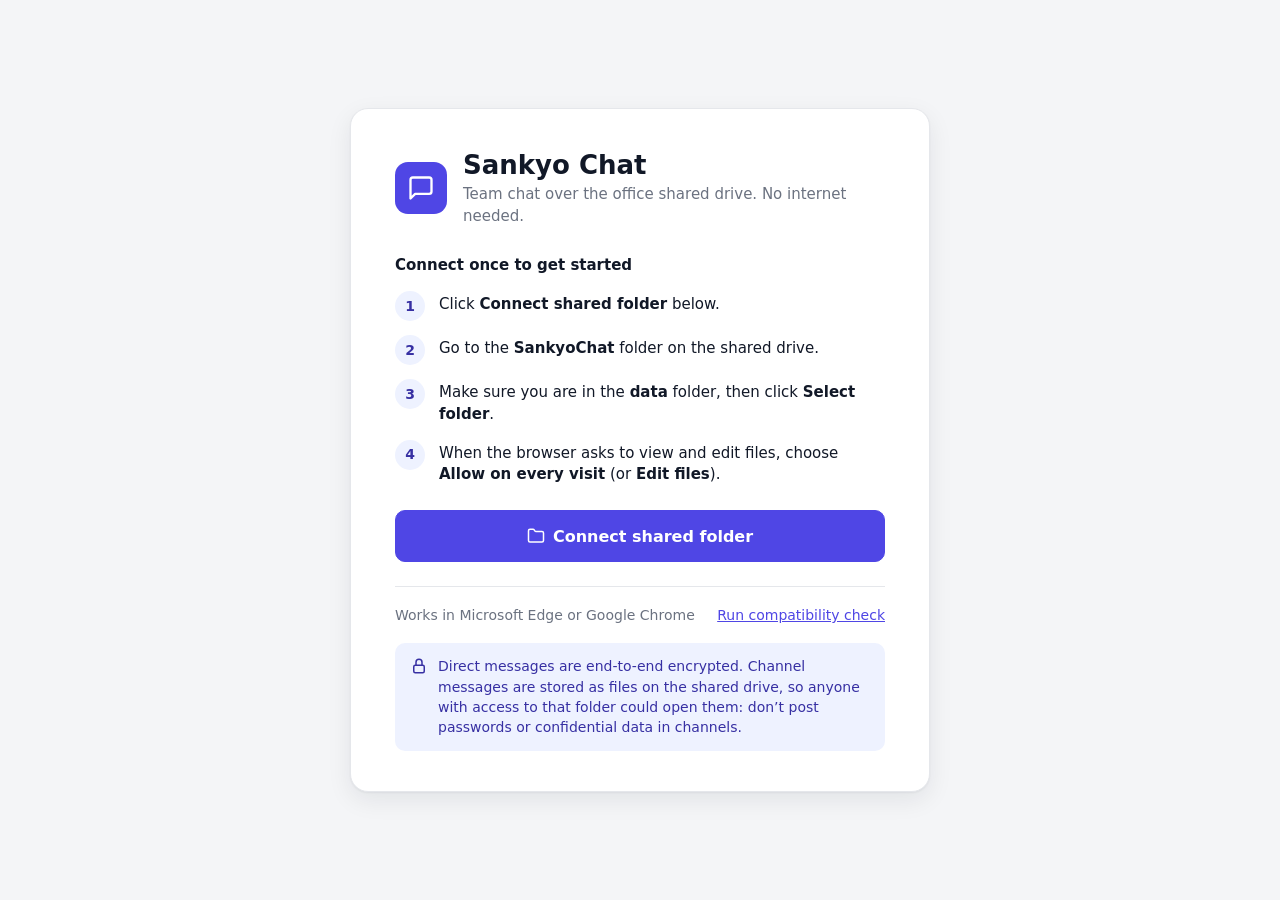
<file: index.html>
<!doctype html>
<html lang="en">
<head>
<meta charset="utf-8">
<meta name="viewport" content="width=device-width, initial-scale=1">
<meta http-equiv="Content-Security-Policy" content="default-src 'none'; script-src 'self' file:; style-src 'self' file: 'unsafe-inline'; img-src 'self' file: blob: data:; media-src 'self' file: blob: data:; font-src 'self' file: data:; connect-src 'none'; frame-src blob:; object-src blob:; worker-src 'none'; base-uri 'none'; form-action 'none'">
<meta name="color-scheme" content="light dark">
<title>Sankyo Chat</title>
<link rel="icon" href="assets/icon.svg" type="image/svg+xml">
<link rel="stylesheet" href="css/app.css">
</head>
<body>
<div id="app">
  <!-- Shown only if the scripts can't run (Internet Explorer, very old browsers). -->
  <div style="font-family:'Segoe UI',Arial,sans-serif;max-width:560px;margin:15vh auto;padding:32px;border:1px solid #E5E7EB;border-radius:16px;color:#111827;background:#fff">
    <h1 style="margin:0 0 8px;font-size:24px">Sankyo Chat</h1>
    <p style="margin:0 0 12px">This app needs <b>Microsoft Edge</b> or <b>Google Chrome</b> (version 110 or newer). Firefox and Internet Explorer are not supported.</p>
    <p style="margin:0;color:#6B7280">Open the desktop shortcut in Edge or Chrome. If you already are, check that JavaScript isn't blocked, or run <a href="check.html">the compatibility check</a>.</p>
  </div>
</div>
<script src="js/version.js"></script>
<script src="js/util.js"></script>
<script src="js/store.js"></script>
<script src="js/crypto.js"></script>
<script src="js/account.js"></script>
<script src="js/sync.js"></script>
<script src="js/notify.js"></script>
<script src="js/board.js"></script>
<script src="js/calendar.js"></script>
<script src="js/emoji.js"></script>
<script src="js/ui.js"></script> 
<script src="js/board-ui.js"></script>
<script src="js/calendar-ui.js"></script>
<script src="js/backup.js"></script>
<script src="js/roles-ui.js"></script>
<script src="js/chat.js"></script>
<script src="js/app.js"></script>
</body>
</html>
</file>
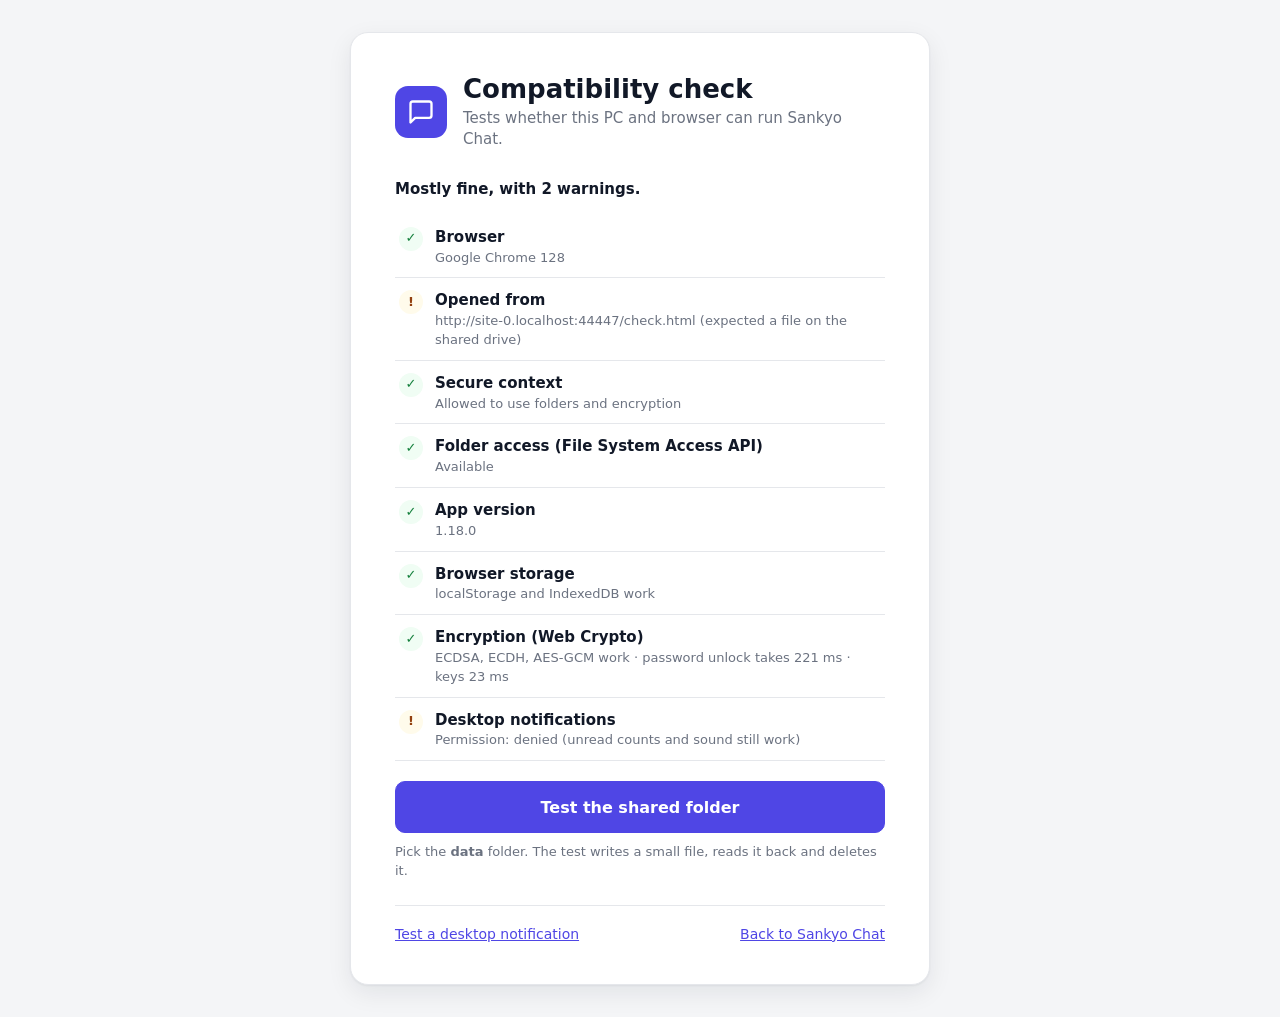
<file: check.html>
<!doctype html>
<html lang="en">
<head>
<meta charset="utf-8">
<meta name="viewport" content="width=device-width, initial-scale=1">
<meta http-equiv="Content-Security-Policy" content="default-src 'none'; script-src 'self' file:; style-src 'self' file: 'unsafe-inline'; img-src 'self' file: data:; connect-src 'none'; base-uri 'none'; form-action 'none'">
<meta name="color-scheme" content="light dark">
<title>Compatibility Check</title>
<link rel="icon" href="assets/icon.svg" type="image/svg+xml">
<link rel="stylesheet" href="css/app.css">
<style>
  .checks { list-style: none; padding: 0; margin: 0 0 20px; display: flex; flex-direction: column; gap: 2px; }
  .checks li { display: flex; gap: 12px; align-items: flex-start; padding: 10px 4px; border-bottom: 1px solid var(--border); }
  .checks .st { width: 24px; height: 24px; border-radius: 50%; display: flex; align-items: center; justify-content: center; font-weight: 700; flex: none; font-size: 13px; background: var(--surface-2); color: var(--muted); }
  .checks .ok .st { background: var(--ok-soft); color: var(--ok-ink); }
  .checks .bad .st { background: var(--danger-soft); color: var(--danger-ink); }
  .checks .warn .st { background: var(--warn-soft); color: var(--warn-ink); }
  .checks .t { font-weight: 600; }
  .checks .d { font-size: 13px; color: var(--muted); }
  .summary { font-weight: 600; margin: 0 0 16px; }
</style>
</head>
<body>
<div id="app">
  <div class="screen-center">
    <div class="card">
      <div class="brand">
        <div class="brand-logo"><span class="icon"><svg viewBox="0 0 24 24"><path d="M21 15a2 2 0 0 1-2 2H7l-4 4V5a2 2 0 0 1 2-2h14a2 2 0 0 1 2 2z"/></svg></span></div>
        <div><h1>Compatibility check</h1><p>Tests whether this PC and browser can run Sankyo Chat.</p></div>
      </div>
      <p class="summary" id="summary" role="status">Running checks…</p>
      <ul class="checks" id="checks"></ul>
      <button class="btn btn-primary btn-lg" id="folder-test" type="button">Test the shared folder</button>
      <p class="muted" style="font-size:13px;margin:10px 0 0">Pick the <b>data</b> folder. The test writes a small file, reads it back and deletes it.</p>
      <div class="card-foot">
        <button class="link-btn" id="notify-test" type="button">Test a desktop notification</button>
        <a href="index.html">Back to Sankyo Chat</a>
      </div>
    </div>
  </div>
</div>
<script src="js/version.js"></script>
<script src="js/check.js"></script>
</body>
</html>
</file>
<file: css/app.css>
/* Sankyo Chat — one stylesheet, themed with custom properties. System fonts only. */

:root {
  --font: "Segoe UI", system-ui, -apple-system, "Helvetica Neue", Arial, sans-serif;
  --mono: "Cascadia Mono", Consolas, "Courier New", monospace;
  --emoji: "Segoe UI Emoji", "Apple Color Emoji", "Noto Color Emoji", sans-serif;

  --accent: #4F46E5;
  --accent-hover: #4338CA;
  --accent-soft: #EEF2FF;
  --accent-ink: #3730A3;
  --link: #4F46E5;
  --on-accent: #FFFFFF;

  --bg: #FFFFFF;
  --bg-soft: #F4F5F7;
  --surface: #FFFFFF;
  --surface-2: #F3F4F6;
  --hover: #F7F7F9;
  --border: #E5E7EB;
  --border-strong: #D1D5DB;
  --text: #111827;
  --text-2: #374151;
  --muted: #6B7280;

  --danger: #DC2626;
  --danger-ink: #B91C1C;
  --danger-soft: #FEF2F2;
  --ok: #16A34A;
  --ok-ink: #15803D;
  --ok-soft: #F0FDF4;
  --ok-border: #BBF7D0;
  --warn-soft: #FFFBEB;
  --warn-border: #FDE68A;
  --warn-ink: #92400E;
  --away: #EAB308;
  --mention-row: #FEF3C7;
  --mention-bar: #F59E0B;
  --mention-chip: #E0E7FF;
  --mention-chip-ink: #3730A3;
  --code-bg: #F3F4F6;
  --code-ink: #BE185D;
  --flash: #FEF9C3;
  --shadow: 0 1px 2px rgba(16, 24, 40, .05), 0 8px 24px rgba(16, 24, 40, .08);
  --shadow-lg: 0 12px 40px rgba(16, 24, 40, .18);
  --overlay: rgba(17, 24, 39, .45);

  --side-bg: #1E2033;
  --side-text: #E8E9F0;
  --side-muted: #A3A7BA;
  --side-hover: rgba(255, 255, 255, .07);
  --side-input: rgba(255, 255, 255, .08);
  --side-border: rgba(255, 255, 255, .09);
  --side-badge: #3A3D55;
  color-scheme: light;
}

@media (prefers-color-scheme: dark) {
  :root:not([data-theme="light"]) {
    --accent: #5B54E8; --accent-hover: #6D67F0; --accent-soft: rgba(99, 102, 241, .16); --accent-ink: #C7D2FE;
    --link: #A5B4FC; --bg: #16171D; --bg-soft: #101116; --surface: #1D1F27; --surface-2: #262833; --hover: #1B1D25;
    --border: #2C2F3A; --border-strong: #3B3F4D; --text: #E7E8EE; --text-2: #CDD0DA; --muted: #9EA3B3;
    --danger: #F87171; --danger-ink: #FCA5A5; --danger-soft: rgba(248, 113, 113, .12); --ok: #22C55E; --ok-ink: #86EFAC;
    --ok-soft: rgba(34, 197, 94, .12); --ok-border: rgba(34, 197, 94, .35); --warn-soft: rgba(234, 179, 8, .12);
    --warn-border: rgba(234, 179, 8, .4); --warn-ink: #FDE68A; --mention-row: rgba(245, 158, 11, .13);
    --mention-chip: rgba(99, 102, 241, .28); --mention-chip-ink: #C7D2FE; --code-bg: #262833; --code-ink: #F9A8D4;
    --flash: rgba(234, 179, 8, .18); --shadow: 0 1px 2px rgba(0, 0, 0, .3), 0 8px 24px rgba(0, 0, 0, .35);
    --shadow-lg: 0 12px 40px rgba(0, 0, 0, .55); --overlay: rgba(0, 0, 0, .6);
    --side-bg: #0F1015; --side-badge: #2D3040; color-scheme: dark;
  }
}
:root[data-theme="dark"] {
  --accent: #5B54E8; --accent-hover: #6D67F0; --accent-soft: rgba(99, 102, 241, .16); --accent-ink: #C7D2FE;
  --link: #A5B4FC; --bg: #16171D; --bg-soft: #101116; --surface: #1D1F27; --surface-2: #262833; --hover: #1B1D25;
  --border: #2C2F3A; --border-strong: #3B3F4D; --text: #E7E8EE; --text-2: #CDD0DA; --muted: #9EA3B3;
  --danger: #F87171; --danger-ink: #FCA5A5; --danger-soft: rgba(248, 113, 113, .12); --ok: #22C55E; --ok-ink: #86EFAC;
  --ok-soft: rgba(34, 197, 94, .12); --ok-border: rgba(34, 197, 94, .35); --warn-soft: rgba(234, 179, 8, .12);
  --warn-border: rgba(234, 179, 8, .4); --warn-ink: #FDE68A; --mention-row: rgba(245, 158, 11, .13);
  --mention-chip: rgba(99, 102, 241, .28); --mention-chip-ink: #C7D2FE; --code-bg: #262833; --code-ink: #F9A8D4;
  --flash: rgba(234, 179, 8, .18); --shadow: 0 1px 2px rgba(0, 0, 0, .3), 0 8px 24px rgba(0, 0, 0, .35);
  --shadow-lg: 0 12px 40px rgba(0, 0, 0, .55); --overlay: rgba(0, 0, 0, .6);
  --side-bg: #0F1015; --side-badge: #2D3040; color-scheme: dark;
}

/* ---------- base ---------- */
*, *::before, *::after { box-sizing: border-box; }
html, body { height: 100%; margin: 0; }
body { font-family: var(--font); font-size: 15px; line-height: 1.45; color: var(--text); background: var(--bg); -webkit-font-smoothing: antialiased; }
#app { height: 100%; }
button, input, textarea, select { font: inherit; color: inherit; }
button { cursor: pointer; }
a { color: var(--link); }
h1, h2, h3 { margin: 0; line-height: 1.25; }
:focus-visible { outline: 2px solid var(--accent); outline-offset: 2px; }
.sr-only { position: absolute; width: 1px; height: 1px; overflow: hidden; clip: rect(0 0 0 0); white-space: nowrap; }
.muted { color: var(--muted); }
.icon { width: 18px; height: 18px; flex: none; display: inline-block; vertical-align: middle; }
.icon svg { width: 100%; height: 100%; display: block; fill: none; stroke: currentColor; stroke-width: 2; stroke-linecap: round; stroke-linejoin: round; }
.spacer { flex: 1; }
.row { display: flex; align-items: center; gap: 8px; }
.hidden { display: none !important; }
kbd { font: 12px var(--font); border: 1px solid currentColor; border-radius: 5px; padding: 0 5px; opacity: .75; }

/* ---------- buttons & form ---------- */
.btn { display: inline-flex; align-items: center; justify-content: center; gap: 8px; min-height: 38px; padding: 8px 16px; border-radius: 8px; border: 1px solid var(--border-strong); background: var(--surface); color: var(--text); font-weight: 600; font-size: 14px; text-decoration: none; white-space: nowrap; }
.btn:hover { background: var(--surface-2); }
.btn:disabled { opacity: .55; cursor: default; }
.btn-primary { background: var(--accent); border-color: var(--accent); color: var(--on-accent); }
.btn-primary:hover { background: var(--accent-hover); border-color: var(--accent-hover); }
.btn-danger { background: var(--danger); border-color: var(--danger); color: #fff; }
.btn-danger:hover { filter: brightness(.95); background: var(--danger); }
.btn-ghost { background: transparent; border-color: transparent; }
.btn-ghost:hover { background: var(--surface-2); }
.btn-lg { min-height: 52px; font-size: 16px; border-radius: 10px; width: 100%; }
.btn-sm { min-height: 30px; padding: 4px 10px; font-size: 13px; border-radius: 7px; }
.btn-block { width: 100%; }
.icon-btn { display: inline-flex; align-items: center; justify-content: center; width: 32px; height: 32px; border-radius: 7px; border: 0; background: transparent; color: var(--muted); padding: 0; }
.icon-btn:hover { background: var(--surface-2); color: var(--text); }
.icon-btn.active { color: var(--accent); background: var(--accent-soft); }
.link-btn { border: 0; background: none; padding: 0; color: var(--link); text-decoration: underline; font-size: inherit; }
.field { display: flex; flex-direction: column; gap: 6px; margin-bottom: 18px; }
.field > label, .label { font-weight: 600; font-size: 14px; }
.field .hint { font-size: 13px; color: var(--muted); }
.input, .textarea, .select { width: 100%; padding: 10px 12px; border: 1px solid var(--border-strong); border-radius: 8px; background: var(--surface); color: var(--text); }
.input:focus, .textarea:focus, .select:focus { outline: 2px solid var(--accent); outline-offset: -1px; border-color: var(--accent); }
.textarea { resize: vertical; min-height: 110px; }
.check { display: flex; gap: 10px; align-items: flex-start; font-size: 14px; cursor: pointer; }
.check input { margin-top: 3px; accent-color: var(--accent); width: 16px; height: 16px; }
.form-error { color: var(--danger-ink); background: var(--danger-soft); border-radius: 8px; padding: 10px 12px; font-size: 14px; margin-bottom: 14px; }
.strength { height: 4px; border-radius: 4px; background: var(--surface-2); overflow: hidden; margin-top: 2px; }
.strength > i { display: block; height: 100%; width: 0; transition: width .2s; }

/* ---------- centred screens ---------- */
.screen-center { min-height: 100%; display: flex; align-items: center; justify-content: center; padding: 32px 16px; background: var(--bg-soft); }
.card { width: 100%; max-width: 580px; background: var(--surface); border: 1px solid var(--border); border-radius: 18px; box-shadow: var(--shadow); padding: 40px 44px; }
@media (max-width: 560px) { .card { padding: 28px 20px; } }
.brand { display: flex; gap: 16px; align-items: center; margin-bottom: 28px; }
.brand-logo { width: 52px; height: 52px; border-radius: 13px; background: var(--accent); color: #fff; display: flex; align-items: center; justify-content: center; flex: none; }
.brand-logo .icon { width: 28px; height: 28px; }
.brand h1 { font-size: 26px; }
.brand p { margin: 2px 0 0; color: var(--muted); }
.card h2 { font-size: 22px; margin-bottom: 4px; }
.card .sub { color: var(--muted); margin: 0 0 22px; }
.section-title { font-weight: 600; margin: 0 0 14px; }
.steps { list-style: none; margin: 0 0 24px; padding: 0; display: flex; flex-direction: column; gap: 14px; }
.steps li { display: flex; gap: 14px; align-items: flex-start; }
.steps .num { width: 30px; height: 30px; border-radius: 50%; background: var(--accent-soft); color: var(--accent-ink); font-weight: 700; font-size: 14px; display: flex; align-items: center; justify-content: center; flex: none; }
.steps .txt { padding-top: 3px; }
.path-box { display: flex; align-items: center; gap: 8px; border: 1px solid var(--border-strong); background: var(--surface-2); border-radius: 10px; padding: 6px 6px 6px 14px; margin: 0 0 22px; }
.path-box code { flex: 1; font: 14px var(--mono); overflow-x: auto; white-space: nowrap; padding: 6px 0; }
.code-inline { font: 13px var(--mono); background: var(--surface-2); border: 1px solid var(--border); border-radius: 5px; padding: 1px 6px; }
.card-foot { display: flex; justify-content: space-between; align-items: center; gap: 12px; flex-wrap: wrap; border-top: 1px solid var(--border); margin-top: 24px; padding-top: 18px; font-size: 14px; color: var(--muted); }
.note { display: flex; gap: 10px; align-items: flex-start; border-radius: 10px; padding: 12px 14px; font-size: 14px; margin-top: 18px; }
.note .icon { margin-top: 1px; }
.note-warn { background: var(--warn-soft); border: 1px solid var(--warn-border); color: var(--warn-ink); }
.note-ok { background: var(--ok-soft); border: 1px solid var(--ok-border); color: var(--ok-ink); }
.note-info { background: var(--accent-soft); border: 1px solid transparent; color: var(--accent-ink); }
.note-ok.top { margin: 0 0 22px; }
.loading { display: flex; flex-direction: column; align-items: center; gap: 14px; color: var(--muted); }
.spinner { width: 28px; height: 28px; border-radius: 50%; border: 3px solid var(--border); border-top-color: var(--accent); animation: spin .8s linear infinite; }
@keyframes spin { to { transform: rotate(360deg); } }

/* profile screen */
.preview { display: flex; align-items: center; gap: 16px; background: var(--surface-2); border-radius: 12px; padding: 16px; margin-bottom: 22px; }
.preview .name { font-weight: 700; font-size: 17px; }
.preview .status { font-size: 14px; color: var(--muted); display: flex; align-items: center; gap: 6px; }
.preview .tag { margin-left: auto; font-size: 13px; color: var(--muted); }
.animal-grid { display: grid; grid-template-columns: repeat(10, 1fr); gap: 6px; }
@media (max-width: 560px) { .animal-grid { grid-template-columns: repeat(6, 1fr); } }
.animal-grid button { aspect-ratio: 1; border-radius: 10px; border: 1px solid var(--border); background: var(--surface); font: 22px/1 var(--emoji); padding: 0; }
.animal-grid button:hover { background: var(--surface-2); }
.animal-grid button[aria-checked="true"] { border: 2px solid var(--accent); background: var(--accent-soft); }
.color-row { display: flex; flex-wrap: wrap; gap: 8px; }
.color-row button { width: 32px; height: 32px; border-radius: 9px; border: 0; padding: 0; box-shadow: inset 0 0 0 1px rgba(0, 0, 0, .1); }
.color-row button[aria-checked="true"] { box-shadow: 0 0 0 2px var(--surface), 0 0 0 4px var(--text); }
.user-pick { display: flex; flex-direction: column; gap: 4px; max-height: 280px; overflow-y: auto; border: 1px solid var(--border); border-radius: 10px; padding: 6px; margin-bottom: 18px; }
.user-pick button { display: flex; align-items: center; gap: 12px; padding: 8px 10px; border-radius: 8px; border: 1px solid transparent; background: transparent; text-align: left; }
.user-pick button:hover { background: var(--surface-2); }
.user-pick button[aria-checked="true"] { background: var(--accent-soft); border-color: var(--accent); }
.user-pick .nm { font-weight: 600; }

/* ---------- avatars & dots ---------- */
.avatar { display: inline-flex; align-items: center; justify-content: center; flex: none; border-radius: 9px; font-family: var(--emoji); line-height: 1; user-select: none; }
.dot { width: 9px; height: 9px; border-radius: 50%; flex: none; display: inline-block; }
.dot.online { background: var(--ok); }
.dot.away { background: var(--away); }
.dot.offline { background: transparent; box-shadow: inset 0 0 0 1.5px var(--muted); }

/* ---------- chat layout ---------- */
.chat { display: grid; grid-template-columns: 280px minmax(0, 1fr); height: 100vh; overflow: hidden; }
@media (max-width: 820px) { .chat { grid-template-columns: 220px minmax(0, 1fr); } }
@media (max-width: 600px) { .chat { grid-template-columns: 0 minmax(0, 1fr); } .chat.side-open { grid-template-columns: 260px minmax(0, 1fr); } .menu-toggle { display: inline-flex !important; } }
.menu-toggle { display: none !important; }

.sidebar { background: var(--side-bg); color: var(--side-text); display: flex; flex-direction: column; min-height: 0; overflow: hidden; }
.side-head { padding: 16px 18px 14px; border-bottom: 1px solid var(--side-border); }
.side-head h1 { font-size: 18px; font-weight: 700; white-space: nowrap; overflow: hidden; text-overflow: ellipsis; }
.side-head .conn { font-size: 13px; color: var(--side-muted); display: flex; align-items: center; gap: 6px; margin-top: 2px; }
.jump { margin: 14px 12px 6px; display: flex; align-items: center; gap: 10px; padding: 9px 12px; border-radius: 9px; border: 1px solid var(--side-border); background: var(--side-input); color: var(--side-muted); text-align: left; font-size: 14px; }
.jump:hover { color: var(--side-text); }
.jump kbd { margin-left: auto; }
.side-scroll { flex: 1; overflow-y: auto; padding: 4px 8px 12px; min-height: 0; }
.side-sec { display: flex; align-items: center; justify-content: space-between; padding: 14px 10px 4px; font-size: 12.5px; font-weight: 600; letter-spacing: .06em; text-transform: uppercase; color: var(--side-muted); }
.side-sec .icon-btn { color: var(--side-muted); width: 26px; height: 26px; }
.side-sec .icon-btn:hover { background: var(--side-hover); color: var(--side-text); }
.side-item { display: flex; align-items: center; gap: 10px; width: 100%; padding: 6px 10px; border-radius: 8px; border: 0; background: transparent; color: var(--side-muted); text-align: left; font-size: 15px; min-height: 34px; }
.side-item:hover { background: var(--side-hover); color: var(--side-text); }
.side-item.unread { color: #fff; font-weight: 700; }
.side-item.active { background: var(--accent); color: #fff; }
.side-item.muted-ch { opacity: .6; }
.side-item .lbl { flex: 1; min-width: 0; white-space: nowrap; overflow: hidden; text-overflow: ellipsis; }
.side-item .hash { width: 18px; text-align: center; font-size: 18px; opacity: .85; flex: none; }
.side-item .dot.offline { box-shadow: inset 0 0 0 1.5px var(--side-muted); }
.badge { min-width: 20px; height: 20px; border-radius: 10px; padding: 0 6px; font-size: 12px; font-weight: 700; display: inline-flex; align-items: center; justify-content: center; background: var(--side-badge); color: #fff; flex: none; }
.badge.red { background: #DC2626; }
.side-empty { font-size: 13px; color: var(--side-muted); padding: 4px 10px 6px 38px; }
.side-tools { padding: 6px 8px; border-top: 1px solid var(--side-border); }
.side-me { display: flex; align-items: center; gap: 10px; padding: 12px 14px; border-top: 1px solid var(--side-border); }
.side-me .who { flex: 1; min-width: 0; }
.side-me .nm { font-weight: 700; white-space: nowrap; overflow: hidden; text-overflow: ellipsis; }
.side-me .st { font-size: 13px; color: var(--side-muted); display: flex; align-items: center; gap: 6px; white-space: nowrap; overflow: hidden; text-overflow: ellipsis; }
.side-me .icon-btn { color: var(--side-muted); }
.side-me .icon-btn:hover { background: var(--side-hover); color: var(--side-text); }

.conv { display: flex; flex-direction: column; min-width: 0; min-height: 0; background: var(--bg); position: relative; }
.banners:empty { display: none; }
.banner { display: flex; align-items: center; gap: 12px; padding: 10px 20px; font-size: 14px; border-bottom: 1px solid var(--warn-border); background: var(--warn-soft); color: var(--warn-ink); }
.banner.info { background: var(--accent-soft); color: var(--accent-ink); border-color: var(--border); }
.banner.danger { background: var(--danger-soft); color: var(--danger-ink); border-color: var(--border); }
.banner .btn { margin-left: auto; }
.banner .btn-reconnect { background: #7C2D12; border-color: #7C2D12; color: #fff; }

.conv-head { display: flex; align-items: center; gap: 12px; padding: 0 20px; height: 64px; border-bottom: 1px solid var(--border); flex: none; min-width: 0; }
.conv-head .title { display: flex; align-items: center; gap: 8px; font-size: 18px; font-weight: 700; white-space: nowrap; min-width: 0; }
.conv-head .title .hash { font-size: 22px; font-weight: 600; color: var(--text-2); }
.conv-head .title .nm { overflow: hidden; text-overflow: ellipsis; }
.conv-head .topic { color: var(--muted); font-size: 14px; border-left: 1px solid var(--border); padding-left: 12px; white-space: nowrap; overflow: hidden; text-overflow: ellipsis; min-width: 0; }
.conv-head .sub { font-size: 13px; color: var(--muted); display: flex; align-items: center; gap: 6px; font-weight: 400; white-space: nowrap; overflow: hidden; text-overflow: ellipsis; }
.conv-head .two { display: flex; flex-direction: column; min-width: 0; }
.conv-head .tools { margin-left: auto; display: flex; align-items: center; gap: 4px; flex: none; }
.members-btn { display: inline-flex; align-items: center; gap: 6px; height: 32px; border: 1px solid var(--border); background: var(--surface); border-radius: 8px; padding: 0 10px; color: var(--muted); font-size: 14px; }
.members-btn:hover { color: var(--text); }
.e2e { display: inline-flex; align-items: center; gap: 5px; font-size: 13px; font-weight: 600; color: var(--ok-ink); background: var(--ok-soft); border: 1px solid var(--ok-border); padding: 2px 9px; border-radius: 99px; white-space: nowrap; }
.e2e .icon { width: 14px; height: 14px; }
.retention { font-size: 13px; color: var(--muted); white-space: nowrap; }
@media (max-width: 900px) { .retention, .conv-head .topic { display: none; } }

.key-notice { display: flex; align-items: center; gap: 10px; padding: 8px 20px; font-size: 14px; background: var(--warn-soft); color: var(--warn-ink); border-bottom: 1px solid var(--warn-border); }
.key-notice.ok { background: var(--accent-soft); color: var(--accent-ink); border-color: var(--border); }
.key-notice .btn { margin-left: auto; }

/* ---------- messages ---------- */
.msgs { flex: 1; overflow-y: auto; overflow-x: hidden; padding: 8px 0 16px; min-height: 0; }
.msgs.drag { outline: 3px dashed var(--accent); outline-offset: -10px; background: var(--accent-soft); }
.intro { padding: 28px 20px 12px; }
.intro h3 { font-size: 22px; margin-bottom: 6px; }
.intro p { margin: 0; color: var(--muted); }
.load-more { text-align: center; padding: 12px; color: var(--muted); font-size: 13px; }
.day-div { display: flex; align-items: center; gap: 12px; padding: 14px 20px 6px; color: var(--muted); font-size: 13px; font-weight: 600; }
.day-div::before, .day-div::after { content: ""; flex: 1; height: 1px; background: var(--border); }
.new-div { display: flex; align-items: center; gap: 10px; padding: 4px 20px; color: var(--danger); font-size: 12.5px; font-weight: 700; }
.new-div::before { content: ""; flex: 1; height: 1px; background: var(--danger); }
.msg { position: relative; display: flex; gap: 12px; padding: 6px 20px 4px; }
.msg.grouped { padding-top: 1px; }
.msg:hover { background: var(--hover); }
.msg.mention { background: var(--mention-row); box-shadow: inset 3px 0 0 var(--mention-bar); }
.msg.flash { animation: flash 2s ease-out; }
@keyframes flash { from { background: var(--flash); } }
.msg-gutter { width: 40px; flex: none; display: flex; justify-content: center; }
.msg-gutter .hover-time { font-size: 11px; color: var(--muted); visibility: hidden; padding-top: 4px; white-space: nowrap; }
.msg:hover .hover-time { visibility: visible; }
.msg-main { flex: 1; min-width: 0; }
.msg-head { display: flex; align-items: baseline; gap: 8px; }
.msg-name { font-weight: 700; border: 0; background: none; padding: 0; color: var(--text); }
.msg-name:hover { text-decoration: underline; }
.msg-time { font-size: 12.5px; color: var(--muted); }
.msg-text { word-wrap: break-word; overflow-wrap: anywhere; white-space: normal; color: var(--text); }
.msg-text .edited { font-size: 12px; color: var(--muted); margin-left: 4px; }
.msg-text code.inline { font: 13px var(--mono); background: var(--code-bg); color: var(--code-ink); border-radius: 4px; padding: 1px 5px; }
.msg-text pre.code-block { font: 13px/1.5 var(--mono); background: var(--code-bg); border: 1px solid var(--border); border-radius: 8px; padding: 10px 12px; margin: 4px 0; overflow-x: auto; white-space: pre; }
.msg-text .mention { background: var(--mention-chip); color: var(--mention-chip-ink); border-radius: 4px; padding: 0 3px; font-weight: 600; }
/* Emoji-only messages: larger, with room above and below so they don't crowd the name line. */
.msg-text.big-emoji { font-family: var(--emoji); font-size: 30px; line-height: 1.35; padding: 4px 0 2px; letter-spacing: 1px; }
.msg.grouped .msg-text.big-emoji { padding-top: 2px; }
.msg-text.gone { color: var(--muted); font-style: italic; }
.msg-reply { border-left: 3px solid var(--border-strong); padding: 1px 0 1px 10px; margin: 2px 0 4px; color: var(--muted); font-size: 14px; white-space: nowrap; overflow: hidden; text-overflow: ellipsis; cursor: pointer; }
.msg-reply b { color: var(--text-2); font-weight: 600; }
.msg-warn { display: flex; align-items: center; gap: 8px; flex-wrap: wrap; font-size: 14px; color: var(--warn-ink); background: var(--warn-soft); border: 1px solid var(--warn-border); border-radius: 8px; padding: 6px 10px; margin: 2px 0; }
.msg-warn.lock { color: var(--muted); background: var(--surface-2); border-color: var(--border); }
.msg-atts { display: flex; flex-wrap: wrap; align-items: flex-start; gap: 8px; margin-top: 6px; }
.att-file { display: flex; align-items: center; gap: 12px; padding: 10px 14px 10px 10px; border: 1px solid var(--border); border-radius: 10px; background: var(--surface); text-align: left; min-width: 240px; max-width: 340px; }
.att-file:hover { border-color: var(--border-strong); background: var(--hover); }
.att-file .ficon { width: 40px; height: 40px; border-radius: 8px; display: flex; align-items: center; justify-content: center; background: var(--accent-soft); color: var(--accent); flex: none; }
.att-file .ficon.pdf { background: #FEE2E2; color: #DC2626; }
.att-file .ficon.sheet { background: #DCFCE7; color: #16A34A; }
.att-file .ficon.doc { background: #DBEAFE; color: #2563EB; }
.att-file .fname { font-weight: 600; font-size: 14px; white-space: nowrap; overflow: hidden; text-overflow: ellipsis; display: block; max-width: 250px; }
.att-file .fmeta { font-size: 12.5px; color: var(--muted); }
/* Images show whole, at their own shape: at most 360×280, never cropped or stretched. */
.att-img { border: 1px solid var(--border); border-radius: 10px; padding: 0; background: var(--surface-2); overflow: hidden; max-width: 100%; display: inline-flex; align-items: center; justify-content: center; color: var(--muted); font-size: 13px; flex-direction: column; gap: 6px; line-height: 0; }
.att-img:hover { border-color: var(--border-strong); }
.att-img img { display: block; max-width: min(360px, 100%); max-height: 280px; width: auto; height: auto; object-fit: contain; }
.att-img.sized img { width: 100%; height: 100%; max-height: none; }
.att-img.loading { width: 240px; height: 160px; line-height: 1.4; padding: 0 12px; text-align: center; }
.att-img.loading.sized { height: auto; }
.att-img.loading span { max-width: 100%; overflow: hidden; text-overflow: ellipsis; white-space: nowrap; }
.msg-reacts { display: flex; flex-wrap: wrap; gap: 6px; margin-top: 4px; }
.react { display: inline-flex; align-items: center; gap: 4px; height: 26px; padding: 0 8px; border-radius: 99px; border: 1px solid var(--border); background: var(--surface); font-size: 13px; font-weight: 600; color: var(--text-2); }
.react .em { font-family: var(--emoji); font-size: 15px; }
.react.mine { border-color: var(--accent); background: var(--accent-soft); color: var(--accent-ink); }
.react:hover { border-color: var(--border-strong); }
.msg-status { display: inline-flex; align-items: center; gap: 5px; font-size: 13px; color: var(--muted); margin-left: 6px; }
.msg-status .icon { width: 14px; height: 14px; }
.msg-failed { font-size: 13px; color: var(--danger-ink); margin-top: 2px; display: flex; gap: 6px; align-items: center; flex-wrap: wrap; }
.msg-failed .link-btn { color: var(--danger-ink); font-weight: 600; }
.msg.pending .msg-text, .msg.failed .msg-text { color: var(--text-2); }
.msg-tools { position: absolute; right: 16px; top: -14px; display: none; gap: 2px; background: var(--surface); border: 1px solid var(--border); border-radius: 9px; padding: 3px; box-shadow: var(--shadow); z-index: 2; }
.msg:hover .msg-tools, .msg:focus-within .msg-tools { display: flex; }
.msg-tools .icon-btn { width: 30px; height: 30px; }
.msg-tools .quick { font: 16px/1 var(--emoji); }
.msg-edit { margin-top: 4px; }
.msg-edit textarea { width: 100%; min-height: 60px; resize: vertical; border: 1px solid var(--accent); border-radius: 8px; padding: 8px 10px; background: var(--surface); }
.msg-edit .row { font-size: 13px; color: var(--muted); margin-top: 4px; }

/* ---------- composer ---------- */
.composer-wrap { padding: 0 20px 10px; flex: none; position: relative; }
.composer { border: 1px solid var(--border-strong); border-radius: 12px; background: var(--surface); overflow: hidden; }
.composer:focus-within { border-color: var(--accent); box-shadow: 0 0 0 1px var(--accent); }
.reply-bar { display: flex; align-items: center; gap: 8px; padding: 8px 12px; background: var(--surface-2); border-bottom: 1px solid var(--border); font-size: 14px; color: var(--muted); }
.reply-bar .txt { flex: 1; min-width: 0; white-space: nowrap; overflow: hidden; text-overflow: ellipsis; }
.reply-bar b { color: var(--text); }
.chips { display: flex; flex-wrap: wrap; gap: 8px; padding: 10px 12px 0; }
.chip { display: inline-flex; align-items: center; gap: 8px; padding: 6px 6px 6px 10px; border: 1px solid var(--border); border-radius: 9px; font-size: 13px; background: var(--surface); }
.chip b { font-weight: 600; max-width: 220px; overflow: hidden; text-overflow: ellipsis; white-space: nowrap; }
.chip .icon-btn { width: 22px; height: 22px; }
.comp-row { display: flex; align-items: flex-end; gap: 4px; padding: 8px 8px 8px 14px; }
.comp-row textarea { flex: 1; border: 0; outline: 0; resize: none; background: transparent; max-height: 220px; min-height: 24px; padding: 5px 0; line-height: 1.45; }
.send-btn { width: 38px; height: 38px; border-radius: 9px; border: 0; background: var(--accent); color: #fff; display: inline-flex; align-items: center; justify-content: center; }
.send-btn:hover { background: var(--accent-hover); }
.send-btn:disabled { opacity: .5; cursor: default; }
.comp-hint { display: flex; justify-content: space-between; gap: 12px; font-size: 12.5px; color: var(--muted); padding: 6px 2px 0; }
.comp-hint .count.over { color: var(--danger); font-weight: 700; }
.archived-note { padding: 14px; text-align: center; color: var(--muted); border: 1px dashed var(--border-strong); border-radius: 12px; font-size: 14px; }

/* ---------- popovers, menus ---------- */
.popover { position: fixed; z-index: 50; background: var(--surface); color: var(--text); border: 1px solid var(--border); border-radius: 12px; box-shadow: var(--shadow-lg); padding: 6px; min-width: 200px; max-width: calc(100vw - 16px); }
.menu-item { display: flex; align-items: center; gap: 10px; width: 100%; padding: 8px 10px; border: 0; background: transparent; border-radius: 7px; text-align: left; font-size: 14px; color: var(--text); }
.menu-item:hover, .menu-item.sel { background: var(--surface-2); }
.menu-item .icon { color: var(--muted); }
.menu-item.danger { color: var(--danger-ink); }
.menu-sep { height: 1px; background: var(--border); margin: 6px 4px; }
.menu-head { display: flex; gap: 10px; align-items: center; padding: 8px 10px 10px; }
.menu-head .nm { font-weight: 700; }
.menu-label { font-size: 12px; font-weight: 600; color: var(--muted); text-transform: uppercase; letter-spacing: .05em; padding: 6px 10px 4px; }
.seg { display: flex; gap: 4px; padding: 2px 8px 6px; }
.seg button { flex: 1; border: 1px solid var(--border); background: var(--surface); border-radius: 7px; padding: 5px 6px; font-size: 13px; display: inline-flex; align-items: center; justify-content: center; gap: 5px; }
.seg button[aria-pressed="true"] { border-color: var(--accent); background: var(--accent-soft); color: var(--accent-ink); font-weight: 600; }
.menu-foot { font-size: 12px; color: var(--muted); padding: 6px 10px 2px; }

.mention-pop { width: 300px; max-height: 280px; overflow-y: auto; }
.mention-pop .menu-item .sub { margin-left: auto; font-size: 12px; color: var(--muted); }
.emoji-pop { width: 340px; padding: 8px; }
.emoji-pop .input { padding: 7px 10px; margin-bottom: 6px; }
.emoji-scroll { height: 260px; overflow-y: auto; }
.emoji-cat { font-size: 12px; font-weight: 600; color: var(--muted); padding: 8px 4px 4px; }
.emoji-grid { display: grid; grid-template-columns: repeat(8, 1fr); }
.emoji-grid button { border: 0; background: transparent; border-radius: 7px; font: 22px/1 var(--emoji); padding: 6px 0; }
.emoji-grid button:hover { background: var(--surface-2); }

/* ---------- dialogs ---------- */
.overlay { position: fixed; inset: 0; z-index: 40; background: var(--overlay); display: flex; align-items: flex-start; justify-content: center; padding: 10vh 16px 16px; overflow-y: auto; }
.dialog { width: 100%; max-width: 520px; background: var(--surface); color: var(--text); border-radius: 16px; box-shadow: var(--shadow-lg); display: flex; flex-direction: column; max-height: 80vh; }
.dialog.wide { max-width: 880px; }
.dialog.mid { max-width: 640px; }
.dialog-head { display: flex; align-items: center; gap: 10px; padding: 18px 22px 10px; }
.dialog-head h2 { font-size: 19px; flex: 1; }
.dialog-body { padding: 6px 22px 8px; overflow-y: auto; }
.dialog-foot { display: flex; justify-content: flex-end; gap: 10px; padding: 14px 22px 18px; border-top: 1px solid var(--border); margin-top: 8px; }
.dialog-foot .left { margin-right: auto; font-size: 13px; color: var(--muted); align-self: center; }
.dialog p { margin: 0 0 12px; }

.switcher { max-width: 600px; overflow: hidden; }
.switcher .s-input { display: flex; align-items: center; gap: 10px; padding: 14px 18px; border-bottom: 1px solid var(--border); }
.switcher .s-input input { flex: 1; border: 0; outline: 0; background: transparent; font-size: 17px; }
.s-list { max-height: 360px; overflow-y: auto; padding: 6px 0; }
.s-group { font-size: 12px; font-weight: 600; color: var(--muted); text-transform: uppercase; letter-spacing: .05em; padding: 8px 18px 4px; }
.s-item { display: flex; align-items: center; gap: 12px; width: 100%; padding: 8px 18px; border: 0; background: transparent; text-align: left; }
.s-item .sub { font-size: 13px; color: var(--muted); }
.s-item.sel { background: var(--accent); color: #fff; }
.s-item.sel .sub { color: rgba(255, 255, 255, .85); }
.s-item .hash-big { width: 32px; text-align: center; font-size: 20px; }
.s-foot { display: flex; gap: 18px; padding: 10px 18px; border-top: 1px solid var(--border); font-size: 13px; color: var(--muted); }

.people-list { display: flex; flex-direction: column; gap: 2px; max-height: 340px; overflow-y: auto; margin: 10px 0; }
.person { display: flex; align-items: center; gap: 12px; padding: 7px 10px; border-radius: 9px; cursor: pointer; }
.person:hover { background: var(--surface-2); }
.person input { accent-color: var(--accent); width: 16px; height: 16px; }
.person .nm { font-weight: 600; }
.person .sub { font-size: 13px; color: var(--muted); }

.tabs { display: flex; gap: 4px; border-bottom: 1px solid var(--border); margin: 0 0 14px; }
.tabs button { border: 0; background: transparent; padding: 10px 12px; font-weight: 600; color: var(--muted); border-bottom: 2px solid transparent; margin-bottom: -1px; }
.tabs button[aria-selected="true"] { color: var(--accent); border-color: var(--accent); }
.table { width: 100%; border-collapse: collapse; font-size: 14px; }
.table th { text-align: left; font-size: 12px; text-transform: uppercase; letter-spacing: .05em; color: var(--muted); font-weight: 600; padding: 6px 8px; border-bottom: 1px solid var(--border); }
.table td { padding: 8px; border-bottom: 1px solid var(--border); vertical-align: middle; }
.table td.act { text-align: right; white-space: nowrap; }
.pill { font-size: 12px; font-weight: 700; padding: 2px 8px; border-radius: 99px; background: var(--accent-soft); color: var(--accent-ink); }
.pill.grey { background: var(--surface-2); color: var(--muted); }
.kv { display: grid; grid-template-columns: 140px 1fr; gap: 8px 14px; font-size: 14px; margin-bottom: 14px; }
.kv dt { color: var(--muted); }
.kv dd { margin: 0; word-break: break-all; }
.fingerprint { font: 13px var(--mono); background: var(--surface-2); padding: 8px 10px; border-radius: 8px; word-break: break-all; }

.type-btns { display: flex; flex-wrap: wrap; gap: 8px; margin-bottom: 16px; }
.type-btns button { border: 1px solid var(--border-strong); background: var(--surface); border-radius: 99px; padding: 6px 14px; font-weight: 600; font-size: 14px; }
.type-btns button[aria-pressed="true"] { background: var(--accent); border-color: var(--accent); color: #fff; }
.char-count { font-size: 12.5px; color: var(--muted); text-align: right; margin-top: -12px; margin-bottom: 12px; }

.inbox { display: grid; grid-template-columns: 300px 1fr; min-height: 420px; border: 1px solid var(--border); border-radius: 12px; overflow: hidden; }
@media (max-width: 700px) { .inbox { grid-template-columns: 1fr; } }
.inbox-list { border-right: 1px solid var(--border); overflow-y: auto; max-height: 56vh; }
.inbox-item { display: block; width: 100%; text-align: left; border: 0; border-bottom: 1px solid var(--border); background: transparent; padding: 10px 14px; }
.inbox-item:hover { background: var(--hover); }
.inbox-item.sel { background: var(--accent-soft); }
.inbox-item .top { display: flex; align-items: center; gap: 8px; font-size: 14px; }
.inbox-item .who { font-weight: 700; flex: 1; min-width: 0; overflow: hidden; text-overflow: ellipsis; white-space: nowrap; }
.inbox-item .when { font-size: 12px; color: var(--muted); }
.inbox-item .prev { font-size: 13px; color: var(--muted); white-space: nowrap; overflow: hidden; text-overflow: ellipsis; margin-top: 2px; }
.inbox-item.done .who, .inbox-item.done .prev { text-decoration: line-through; opacity: .7; }
.unread-dot { width: 8px; height: 8px; border-radius: 50%; background: var(--accent); flex: none; }
.inbox-detail { padding: 18px 20px; overflow-y: auto; max-height: 56vh; }
.inbox-detail .body { white-space: pre-wrap; word-wrap: break-word; margin: 14px 0 18px; line-height: 1.55; }
.inbox-empty { display: flex; align-items: center; justify-content: center; color: var(--muted); padding: 40px; text-align: center; }

.search-filters { display: flex; gap: 8px; margin: 10px 0; flex-wrap: wrap; }
.search-filters .select { width: auto; flex: 1; min-width: 160px; padding: 7px 10px; }
.result { display: block; width: 100%; text-align: left; border: 0; background: transparent; border-radius: 10px; padding: 10px 12px; }
.result:hover { background: var(--surface-2); }
.result .where { font-size: 12.5px; color: var(--muted); margin-bottom: 2px; }
.result .txt { font-size: 14px; display: -webkit-box; -webkit-line-clamp: 3; -webkit-box-orient: vertical; overflow: hidden; }
.result mark { background: var(--flash); color: inherit; border-radius: 3px; }

.lightbox { position: fixed; inset: 0; z-index: 60; background: rgba(0, 0, 0, .85); display: flex; flex-direction: column; align-items: center; justify-content: center; padding: 20px; gap: 14px; }
.lightbox img { max-width: 100%; max-height: calc(100vh - 110px); border-radius: 8px; background: #fff; }
.lightbox .bar { display: flex; gap: 10px; align-items: center; color: #fff; font-size: 14px; }

.toasts { position: fixed; bottom: 20px; left: 50%; transform: translateX(-50%); z-index: 70; display: flex; flex-direction: column; gap: 8px; align-items: center; pointer-events: none; width: max-content; max-width: calc(100vw - 32px); }
.toast { background: #111827; color: #fff; padding: 10px 16px; border-radius: 10px; font-size: 14px; box-shadow: var(--shadow-lg); pointer-events: auto; display: flex; gap: 8px; align-items: center; }
.toast.error { background: #991B1B; }
.toast.ok { background: #166534; }

@media (prefers-reduced-motion: reduce) { *, *::before, *::after { animation: none !important; transition: none !important; } }

/* ---- chat bubbles: other people on the left, you on the right ---- */
.msg-main { display: flex; flex-direction: column; align-items: flex-start; }
.msg-main > * { max-width: min(680px, 78%); }
.msg-main > .msg-head, .msg-main > .msg-edit { max-width: 100%; }
.msg-edit { align-self: stretch; }
.msg-text:not(.gone):not(.big-emoji) { display: inline-block; padding: 7px 12px; border-radius: 16px; background: var(--surface-2); line-height: 1.45; }
.msg.theirs:not(.grouped) .msg-text:not(.gone):not(.big-emoji) { border-top-left-radius: 5px; }
.msg-head { margin-bottom: 2px; }
.msg.mine { flex-direction: row-reverse; }
.msg.mine .msg-main { align-items: flex-end; }
.msg.mine .msg-head { justify-content: flex-end; }
.msg.mine .msg-text:not(.gone):not(.big-emoji) { background: var(--accent); color: var(--on-accent); border-top-right-radius: 5px; }
.msg.mine.grouped .msg-text:not(.gone):not(.big-emoji) { border-top-right-radius: 16px; }
.msg.mine .msg-text a { color: inherit; text-decoration: underline; }
.msg.mine .msg-text .mention { background: rgba(255, 255, 255, .22); color: inherit; }
.msg.mine .msg-text code.inline { background: rgba(255, 255, 255, .18); color: inherit; }
.msg.mine .msg-text pre.code-block { background: rgba(0, 0, 0, .18); border-color: rgba(255, 255, 255, .2); color: inherit; }
.msg.mine .msg-text .edited, .msg.mine .msg-text .msg-status { color: rgba(255, 255, 255, .78); }
.msg.mine .msg-reply { border-left: 0; border-right: 3px solid var(--border-strong); padding: 1px 10px 1px 0; text-align: right; }
.msg.mine .msg-atts, .msg.mine .msg-reacts { justify-content: flex-end; }
.msg.mine .msg-failed { justify-content: flex-end; }
.msg.mine .msg-tools { right: auto; left: 16px; }
.msg.mine.pending .msg-text:not(.gone), .msg.mine.failed .msg-text:not(.gone) { color: var(--on-accent); opacity: .7; }
.msg.mine.mention, .msg.mine:hover { background: transparent; }
.msg:hover { background: transparent; }
.msg:hover .msg-text:not(.gone):not(.big-emoji) { filter: brightness(.97); }
@media (max-width: 600px) { .msg-main > * { max-width: 88%; } }
.seen { display: flex; justify-content: flex-end; align-items: center; gap: 4px; padding: 0 72px 6px 20px; font-size: 12px; color: var(--muted); }
.seen .icon { width: 13px; height: 13px; }
.ann-list { display: flex; flex-direction: column; gap: 10px; max-height: 60vh; overflow-y: auto; }
.ann-item { border: 1px solid var(--border); border-radius: 10px; padding: 12px 14px; background: var(--surface); }
.ann-item.new { border-color: var(--accent); box-shadow: inset 3px 0 0 var(--accent); }
.ann-top { display: flex; justify-content: space-between; align-items: flex-start; gap: 10px; margin-bottom: 6px; }
.ann-title { font-weight: 700; }
.msg-text.ann-text:not(.gone):not(.big-emoji) { display: block; background: none; padding: 0; border-radius: 0; line-height: 1.5; }
.ann-reach { margin-top: 8px; font-size: 13px; }
.ann-reach summary { cursor: pointer; color: var(--text-2); font-weight: 600; }

/* ---- v1.6: announcements channel, pins, polls, zoomable images, PDF viewer ---- */
.ann-side { margin-bottom: 4px; }
.ann-avatar { background: var(--accent-soft); color: var(--accent); }
.ann-msg .msg-head { align-items: center; }
.ann-msg .pill { font-size: 11px; padding: 1px 7px; }
.ann-card { border: 1px solid var(--border); border-radius: 12px; background: var(--surface); padding: 10px 14px; min-width: min(420px, 100%); }
.ann-msg.ann-new .ann-card { border-color: var(--accent); box-shadow: inset 3px 0 0 var(--accent); }
.ann-card .ann-title { margin-bottom: 4px; }
.ann-empty { padding: 10px 20px; color: var(--muted); }
.ann-compose { display: flex; align-items: center; justify-content: space-between; gap: 12px; flex-wrap: wrap; padding: 12px 14px; border: 1px solid var(--border); border-radius: 12px; font-size: 14px; }
.ann-later { display: flex; align-items: center; gap: 8px; margin: 14px 0 0 !important; font-size: 13px; color: var(--muted); }

.pin-bar { display: flex; align-items: center; gap: 10px; padding: 6px 20px; border-bottom: 1px solid var(--border); background: var(--surface-2); font-size: 14px; color: var(--muted); }
.pin-bar > .icon { color: var(--accent); flex: none; }
.pin-main { flex: 1; min-width: 0; display: flex; align-items: baseline; gap: 8px; border: 0; background: none; padding: 2px 0; text-align: left; color: var(--text); }
.pin-main:hover .pin-txt { text-decoration: underline; }
.pin-k { font-size: 12px; font-weight: 700; text-transform: uppercase; letter-spacing: .04em; color: var(--accent-ink); flex: none; }
.pin-txt { min-width: 0; overflow: hidden; text-overflow: ellipsis; white-space: nowrap; }
.pin-txt b { font-weight: 600; }
.pin-pop { width: 380px; }
.pin-list { max-height: 320px; overflow-y: auto; }
.pin-row { display: flex; align-items: center; gap: 4px; }
.pin-row .menu-item { flex: 1; min-width: 0; }
.pin-row .pin-txt { display: flex; flex-direction: column; white-space: normal; }
.pin-row .pin-txt .sub { font-size: 12px; color: var(--muted); }
.pinned-tag { display: inline-flex; align-items: center; gap: 3px; font-size: 12px; font-weight: 600; color: var(--accent-ink); }
.pinned-tag .icon { width: 13px; height: 13px; }

.poll { border: 1px solid var(--border); border-radius: 14px; background: var(--surface); padding: 12px 14px; width: min(440px, 100%); }
.msg.mine .poll { border-color: var(--accent); }
.poll-head { display: flex; align-items: center; gap: 6px; font-size: 12.5px; font-weight: 700; color: var(--accent-ink); text-transform: uppercase; letter-spacing: .04em; }
.poll-head .muted { text-transform: none; letter-spacing: 0; font-weight: 500; }
.poll-head .icon { width: 15px; height: 15px; }
.poll-q { font-weight: 700; font-size: 15.5px; margin: 6px 0 10px; overflow-wrap: anywhere; }
.poll-opts { display: flex; flex-direction: column; gap: 6px; }
.poll-opt { position: relative; display: flex; align-items: center; gap: 10px; width: 100%; min-height: 40px; padding: 8px 12px; border: 1px solid var(--border-strong); border-radius: 10px; background: var(--surface); text-align: left; overflow: hidden; color: var(--text); }
.poll-opt:hover:not(:disabled) { border-color: var(--accent); }
.poll-opt.picked { border-color: var(--accent); }
.poll-fill { position: absolute; inset: 0 auto 0 0; background: var(--accent-soft); transition: width .25s ease; }
.poll-opt > :not(.poll-fill) { position: relative; }
.poll-check { width: 18px; height: 18px; border-radius: 50%; border: 2px solid var(--border-strong); display: inline-flex; align-items: center; justify-content: center; flex: none; background: var(--surface); }
.poll-check.sq { border-radius: 5px; }
.poll-opt.picked .poll-check { background: var(--accent); border-color: var(--accent); color: #fff; }
.poll-check .icon { width: 12px; height: 12px; }
.poll-txt { flex: 1; min-width: 0; overflow-wrap: anywhere; }
.poll-n { font-size: 13px; font-weight: 600; color: var(--muted); white-space: nowrap; }
.poll-foot { font-size: 12.5px; color: var(--muted); margin-top: 8px; }
.poll-edit { display: flex; flex-direction: column; gap: 6px; margin-bottom: 8px; }
.poll-edit-row { display: flex; align-items: center; gap: 6px; }

.lightbox { padding: 12px 20px 14px; gap: 10px; }
.lightbox .lb-stage { flex: 1; min-height: 0; width: 100%; display: flex; align-items: center; justify-content: center; overflow: hidden; cursor: zoom-in; touch-action: none; }
.lightbox .lb-stage.zoomed { cursor: grab; }
.lightbox .lb-stage.dragging { cursor: grabbing; }
.lightbox .lb-stage img { max-width: 100%; max-height: 100%; transform-origin: center center; transition: transform .12s ease-out; user-select: none; -webkit-user-drag: none; }
.lightbox .lb-stage.dragging img { transition: none; }
.lightbox .bar { flex-wrap: wrap; justify-content: center; }
.lightbox .lb-name { max-width: 40vw; overflow: hidden; text-overflow: ellipsis; white-space: nowrap; }
.lightbox .lb-zoom { display: inline-flex; align-items: center; gap: 4px; }
.lightbox .lb-pct { min-width: 48px; text-align: center; font-variant-numeric: tabular-nums; }
.lightbox .lb-hint { color: rgba(255, 255, 255, .6); font-size: 12.5px; }
.lightbox.pdf-view { align-items: stretch; }
.lightbox.pdf-view .bar { justify-content: flex-start; flex-wrap: nowrap; }
.lightbox.pdf-view .bar .spacer { flex: 1; }
.pdf-frame { flex: 1; min-height: 0; width: 100%; border: 0; border-radius: 8px; background: #fff; }
.lightbox.pdf-view .lb-hint { text-align: center; }

/* ---- picture albums: several images in one message share one compact grid ---- */
.album { display: grid; gap: 3px; width: min(400px, 100%); border-radius: 12px; overflow: hidden; background: var(--border); }
.album.n2 { grid-template-columns: 1fr 1fr; height: 200px; }
.album.n3 { grid-template-columns: 2fr 1fr; grid-template-rows: 1fr 1fr; height: 260px; }
.album.n3 .album-tile:first-child { grid-row: span 2; }
.album.n4 { grid-template-columns: 1fr 1fr; grid-template-rows: 1fr 1fr; height: 300px; }
.album-tile { position: relative; display: block; min-width: 0; min-height: 0; padding: 0; border: 0; background: var(--surface-2); color: var(--muted); overflow: hidden; cursor: zoom-in; }
.album-tile:disabled { cursor: default; opacity: .75; }
.album-tile:focus-visible { outline-offset: -3px; }
.album-img { display: flex; align-items: center; justify-content: center; width: 100%; height: 100%; }
.album-img img { width: 100%; height: 100%; object-fit: cover; display: block; transition: transform .2s ease; }
.album-tile:hover:not(:disabled) .album-img img { transform: scale(1.03); }
.album-tile.failed { cursor: pointer; }
.album-more { position: absolute; inset: 0; display: flex; align-items: center; justify-content: center; background: rgba(0, 0, 0, .5); color: #fff; font-size: 30px; font-weight: 700; }
.msg.mine .album { justify-self: end; }

.lightbox .lb-stage { position: relative; }
.lb-nav { position: absolute; top: 50%; transform: translateY(-50%); z-index: 1; width: 48px; height: 48px; border-radius: 50%; border: 0; background: rgba(255, 255, 255, .16); color: #fff; font-size: 34px; line-height: 1; display: flex; align-items: center; justify-content: center; padding-bottom: 4px; cursor: pointer; }
.lb-nav:hover { background: rgba(255, 255, 255, .3); }
.lb-nav.prev { left: 8px; }
.lb-nav.next { right: 8px; }
.lightbox .lb-count { font-weight: 700; font-variant-numeric: tabular-nums; }

.chip-img { position: relative; width: 64px; height: 64px; border-radius: 9px; overflow: hidden; border: 1px solid var(--border); flex: none; background: var(--surface-2); }
.chip-img img { width: 100%; height: 100%; object-fit: cover; display: block; }
.chip-img-x { position: absolute; top: 3px; right: 3px; width: 22px; height: 22px; border-radius: 50%; border: 0; padding: 0; background: rgba(17, 24, 39, .75); color: #fff; display: flex; align-items: center; justify-content: center; }
.chip-img-x .icon { width: 13px; height: 13px; }
.chip-img-x:hover { background: rgba(17, 24, 39, .95); }
.lightbox .lb-stage.lb-loading img { visibility: hidden; }
.lightbox .lb-stage.lb-loading::after { content: ""; position: absolute; left: 50%; top: 50%; width: 36px; height: 36px; margin: -18px 0 0 -18px; border-radius: 50%; border: 3px solid rgba(255, 255, 255, .25); border-top-color: #fff; animation: spin .8s linear infinite; }
.lightbox .lb-error { position: absolute; left: 50%; top: 50%; transform: translate(-50%, -50%); max-width: min(520px, 90%); display: flex; gap: 10px; align-items: center; padding: 14px 18px; border-radius: 12px; background: rgba(17, 24, 39, .9); color: #fff; font-size: 14px; }
.lightbox .lb-error.hidden { display: none; }

/* ---- message action bar right beside the message (right of theirs, left of mine) ---- */
.msg-body { position: relative; display: flex; flex-direction: column; align-items: flex-start; width: fit-content; }
.msg.mine .msg-body { align-items: flex-end; }
.msg-body > * { max-width: 100%; }
.album { width: 400px; max-width: 100%; }
.msg .msg-body > .msg-tools { top: 0; bottom: auto; transform: none; left: calc(100% + 6px); right: auto; white-space: nowrap; }
.msg.mine .msg-body > .msg-tools { left: auto; right: calc(100% + 6px); }
.msg .msg-body.tools-above > .msg-tools { top: -40px !important; transform: none; left: auto; right: 0; }
.msg.mine .msg-body.tools-above > .msg-tools { right: auto; left: 0; }
/* invisible bridge so the mouse can travel from the message to the bar without it disappearing */
.msg .msg-body > .msg-tools::before { content: ""; position: absolute; top: 0; bottom: 0; width: 10px; left: -10px; }
.msg.mine .msg-body > .msg-tools::before { left: auto; right: -10px; }
.msg .msg-body.tools-above > .msg-tools::before { left: 0; right: 0; top: auto; bottom: -10px; width: auto; height: 10px; }

/* ---- private channels, audience choice, admin guide ---- */
.side-item .side-lock { width: 15px; height: 15px; opacity: .8; }
.title-lock { width: 16px; height: 16px; color: var(--muted); }
.intro h3 .title-lock { width: 18px; height: 18px; margin-right: 6px; vertical-align: -2px; }
.vis-seg { display: grid; grid-template-columns: 1fr 1fr; gap: 8px; }
.vis-seg button { display: flex; align-items: center; gap: 10px; text-align: left; padding: 10px 12px; border: 1px solid var(--border-strong); border-radius: 10px; background: var(--surface); color: var(--text); }
.vis-seg button .icon { color: var(--muted); flex: none; }
.vis-seg button b { display: block; font-size: 14px; }
.vis-seg button .sub { display: block; font-size: 12.5px; color: var(--muted); }
.vis-seg button[aria-checked="true"] { border-color: var(--accent); background: var(--accent-soft); box-shadow: inset 0 0 0 1px var(--accent); }
.vis-seg button[aria-checked="true"] .icon { color: var(--accent); }
@media (max-width: 520px) { .vis-seg { grid-template-columns: 1fr; } }
.ann-msg .pill .icon, .ann-card .pill .icon { width: 12px; height: 12px; vertical-align: -1px; margin-right: 3px; }
.guide .dialog-body { padding-bottom: 4px; }
.guide-sec { margin-bottom: 16px; }
.guide-sec h3 { display: flex; align-items: center; gap: 8px; font-size: 15px; margin: 0 0 6px; color: var(--accent-ink); }
.guide-row { display: flex; align-items: center; justify-content: space-between; gap: 14px; padding: 9px 0; border-top: 1px solid var(--border); }
.guide-row:first-of-type { border-top: 0; }
.guide-t { font-weight: 600; font-size: 14px; }
.guide-d { font-size: 13px; color: var(--muted); margin-top: 1px; }
.guide-row .btn { flex: none; }
.guide-where { flex: none; max-width: 42%; text-align: right; font-size: 12.5px; color: var(--text-2); background: var(--surface-2); border-radius: 7px; padding: 4px 8px; }
.vis-seg + * .hint, .dialog .row > .hint { white-space: nowrap; }

/* ---- groups (teams) ---- */
.people-list { max-height: 286px; overscroll-behavior: contain; } /* 5 people, then it scrolls */
.team-chips { display: flex; flex-wrap: wrap; gap: 6px; margin-bottom: 8px; }
.team-chip { border: 1px solid var(--border-strong); background: var(--surface); color: var(--text); border-radius: 99px; padding: 4px 12px; font-size: 13px; font-weight: 600; }
.team-chip:hover { border-color: var(--accent); }
.team-chip[aria-pressed="true"] { background: var(--accent); border-color: var(--accent); color: var(--on-accent); }
.team-cell { min-width: 150px; }
.team-req { font-size: 12.5px; color: var(--warn-ink); }
.dialog.must .dialog-head .icon-btn { display: none; }
.team-pick { display: grid; grid-template-columns: 1fr 1fr; gap: 8px; }
.team-pick button { display: flex; align-items: center; gap: 10px; padding: 12px 14px; border: 1px solid var(--border-strong); border-radius: 10px; background: var(--surface); color: var(--text); text-align: left; font-size: 14px; }
.team-pick button:hover { border-color: var(--accent); }
.team-pick button[aria-checked="true"] { border-color: var(--accent); background: var(--accent-soft); box-shadow: inset 0 0 0 1px var(--accent); }
.team-radio { width: 16px; height: 16px; border-radius: 50%; border: 2px solid var(--border-strong); flex: none; }
.team-pick button[aria-checked="true"] .team-radio { border: 5px solid var(--accent); }
@media (max-width: 520px) { .team-pick { grid-template-columns: 1fr; } }
.group-names { margin-top: 24px; padding-top: 16px; border-top: 1px solid var(--border); }
.group-names h3 { font-size: 15px; margin: 0 0 4px; }

/* ===== v1.9: notifications, Groups panel, profiles, privacy, what's new ===== */
button.e2e { cursor: pointer; font-family: inherit; }
button.e2e:hover { filter: brightness(.97); }
.link-btn { border: 0; background: none; padding: 0; color: var(--link, var(--accent)); font: inherit; text-decoration: underline; cursor: pointer; }
.online-n { display: inline-flex; align-items: center; gap: 6px; font-size: 13px; color: var(--muted); white-space: nowrap; margin-right: 6px; }
@media (max-width: 900px) { .conv-head .tools .online-n { display: none; } }

/* sidebar: bell and Groups */
.side-title { display: flex; align-items: center; gap: 8px; }
.side-title h1 { flex: 1; min-width: 0; }
.bell-btn { position: relative; color: var(--side-muted); flex: none; }
.bell-btn:hover, .bell-btn.has { color: var(--side-text); background: var(--side-hover); }
.bell-badge { position: absolute; top: -4px; right: -6px; min-width: 18px; height: 18px; font-size: 11px; padding: 0 5px; box-shadow: 0 0 0 2px var(--side-bg, #1E1F2B); }
.team-item .cnt { font-size: 12.5px; opacity: .8; flex: none; }
.team-item .you-tag { font-size: 11px; font-weight: 700; padding: 1px 7px; border-radius: 99px; border: 1px solid currentColor; opacity: .85; flex: none; }
.wait-dot { width: 8px; height: 8px; border-radius: 50%; background: #F59E0B; flex: none; display: inline-block; }

/* Groups member panel */
.team-view { max-width: 760px; margin: 0 auto; padding: 16px 20px 24px; }
.team-search { position: sticky; top: 0; background: var(--bg); padding-bottom: 10px; z-index: 1; }
.team-list { display: flex; flex-direction: column; gap: 2px; }
.team-row { display: flex; align-items: center; gap: 12px; padding: 4px 6px; border-radius: 10px; }
.team-row:hover { background: var(--surface-2); }
.team-who { display: flex; align-items: center; gap: 12px; flex: 1; min-width: 0; border: 0; background: none; padding: 4px; text-align: left; color: inherit; font: inherit; cursor: pointer; border-radius: 8px; }
.team-who .who { display: flex; flex-direction: column; min-width: 0; }
.team-who .nm { font-weight: 600; display: flex; align-items: center; gap: 8px; }
.team-who .sub { font-size: 13px; color: var(--muted); white-space: nowrap; overflow: hidden; text-overflow: ellipsis; }
.av-wrap { position: relative; display: inline-flex; flex: none; }
.av-wrap > .dot { position: absolute; right: -2px; bottom: -2px; width: 12px; height: 12px; box-shadow: 0 0 0 2px var(--bg); }
.team-wait-head { display: flex; align-items: center; gap: 8px; margin: 18px 6px 6px; padding-top: 14px; border-top: 1px solid var(--border); font-size: 13px; font-weight: 600; color: var(--text-2); }

/* notifications inbox */
.notif-dlg .dialog-body { padding-top: 8px; }
.notif-tools { gap: 6px; margin-bottom: 6px; flex-wrap: wrap; }
.tabs .tab-n { margin-left: 6px; font-size: 11px; font-weight: 700; padding: 1px 6px; border-radius: 99px; background: #DC2626; color: #fff; }
.notif-list { display: flex; flex-direction: column; gap: 2px; margin: 0 -6px; }
.notif-row { display: flex; align-items: flex-start; gap: 12px; padding: 10px; border-radius: 10px; cursor: pointer; position: relative; }
.notif-row:hover { background: var(--surface-2); }
.notif-row.unread { background: var(--accent-soft); }
.notif-row.done .notif-title { color: var(--text-2); }
.notif-main { flex: 1; min-width: 0; }
.notif-title { font-weight: 600; font-size: 14px; }
.notif-sub { font-size: 13px; color: var(--text-2); margin-top: 2px; overflow: hidden; display: -webkit-box; -webkit-line-clamp: 2; -webkit-box-orient: vertical; }
.notif-side { flex: none; display: flex; flex-direction: column; align-items: flex-end; gap: 6px; padding-top: 1px; }
.notif-time { font-size: 12px; color: var(--muted); white-space: nowrap; }
.notif-actions { margin-top: 8px; }
.notif-dot { width: 9px; height: 9px; border-radius: 50%; background: var(--accent); flex: none; margin-top: 6px; }
.notif-empty { display: flex; gap: 12px; align-items: center; padding: 28px 12px; color: var(--text-2); }
.notif-empty > .icon { width: 28px; height: 28px; color: var(--ok); }


/* profile */
.profile-top { display: flex; gap: 18px; align-items: center; margin-bottom: 14px; }
.profile-top .av-wrap > .dot { width: 16px; height: 16px; right: 0; bottom: 0; box-shadow: 0 0 0 3px var(--surface); }
.profile-name { font-size: 20px; font-weight: 700; display: flex; align-items: center; gap: 8px; flex-wrap: wrap; }
.profile-title { color: var(--text-2); margin: 2px 0 4px; }
.profile-status { display: flex; align-items: center; gap: 6px; font-size: 14px; margin-top: 4px; }
.profile-status .icon { width: 16px; height: 16px; color: var(--muted); }
.profile-about { white-space: pre-wrap; background: var(--surface-2); border-radius: 10px; padding: 10px 12px; margin: 0 0 14px; font-size: 14px; }

/* privacy and what's new */
.privacy-sec { border: 1px solid var(--border); border-radius: 12px; padding: 12px 14px; margin-bottom: 10px; }
.privacy-sec.focus { border-color: var(--accent); box-shadow: inset 3px 0 0 var(--accent); }
.privacy-sec h3 { display: flex; align-items: center; gap: 8px; font-size: 15px; margin: 0 0 6px; }
.privacy-sec h3 .icon { width: 18px; height: 18px; color: var(--accent); }
.privacy-sec ul { margin: 0; padding-left: 20px; font-size: 14px; color: var(--text-2); }
.privacy-sec li + li { margin-top: 4px; }
.news-ver { font-size: 12.5px; font-weight: 700; letter-spacing: .04em; text-transform: uppercase; color: var(--muted); margin: 0 0 10px; }
.news-item { display: flex; gap: 12px; margin-bottom: 14px; font-size: 14px; }
.news-ic { width: 34px; height: 34px; border-radius: 9px; background: var(--accent-soft); color: var(--accent); display: inline-flex; align-items: center; justify-content: center; flex: none; }
.news-ic .icon { width: 18px; height: 18px; }
.browse-list { max-height: 50vh; }
.ann-tools .icon-btn[data-action="ann-withdraw"]:hover { color: var(--danger-ink); background: var(--danger-soft); }
.real-name .pill { font-size: 11px; display: inline-flex; align-items: center; gap: 4px; vertical-align: 1px; }
.real-name .pill .icon { width: 12px; height: 12px; }

/* new announcement: "Send to" group chips */
.sendto-chips { display: flex; flex-wrap: wrap; gap: 6px; align-items: center; }
.chip { display: inline-flex; align-items: center; gap: 6px; height: 32px; padding: 0 12px; border-radius: 99px; border: 1px solid var(--border-strong); background: var(--surface); color: var(--text); font: inherit; font-size: 13.5px; font-weight: 600; cursor: pointer; }
.chip .icon { width: 15px; height: 15px; }
.chip:hover:not(:disabled) { background: var(--surface-2); }
.chip.on { background: var(--accent-soft); border-color: var(--accent); color: var(--accent-ink); }
.chip:disabled { opacity: .5; cursor: not-allowed; }
.chip-sep { width: 1px; height: 22px; background: var(--border); margin: 0 4px; }
.sendto { margin-top: 6px; }
.sendto-warn { color: var(--warn-ink); }
.ann-card { position: relative; }
.ann-card > .ann-tools { top: 0; right: auto; left: calc(100% + 8px); }
.ann-card > .ann-tools::before { content: ""; position: absolute; top: 0; bottom: 0; left: -10px; width: 10px; }
.avatar-btn { border: 0; padding: 0; background: none; border-radius: 9px; cursor: pointer; display: inline-flex; align-self: flex-start; height: auto; line-height: 0; }
.avatar-btn:hover .avatar { filter: brightness(.95); }
textarea.input { resize: vertical; }
@media (max-width: 760px) { .ann-card > .ann-tools { left: auto; right: 8px; top: -18px; } }
.msg-tools, .msg-body > .msg-tools { width: max-content; max-width: none; } /* never narrower than its buttons, even beside a small message */
/* Edge "caret browsing" (F7) shows a blinking text cursor in ordinary text. Hide it outside places you type. */
body { caret-color: transparent; }
input, textarea, select, [contenteditable="true"] { caret-color: auto; }

/* ================= project board (js/board-ui.js) ================= */
:root { --bd-review: #B45309; --bd-progress: #2563EB; --bd-checking: #7C3AED; --bd-done: #15803D; --bd-col-bg: #F3F4F7; --bd-late: #DC2626; --bd-soon: #B45309; }
@media (prefers-color-scheme: dark) { :root:not([data-theme="light"]) { --bd-review: #F59E0B; --bd-progress: #60A5FA; --bd-checking: #A78BFA; --bd-done: #4ADE80; --bd-col-bg: #1A1C23; --bd-late: #F87171; --bd-soon: #FBBF24; } }
:root[data-theme="dark"] { --bd-review: #F59E0B; --bd-progress: #60A5FA; --bd-checking: #A78BFA; --bd-done: #4ADE80; --bd-col-bg: #1A1C23; --bd-late: #F87171; --bd-soon: #FBBF24; }
.bd-c-review { --bd: var(--bd-review); }
.bd-c-progress { --bd: var(--bd-progress); }
.bd-c-checking { --bd: var(--bd-checking); }
.bd-c-done { --bd: var(--bd-done); }

.msgs.board-mode { overflow: hidden; padding: 0; display: flex; flex-direction: column; }
.bd-view { flex: 1; min-height: 0; display: flex; flex-direction: column; }
.bd-toolbar { display: flex; align-items: center; gap: 10px; flex-wrap: wrap; padding: 12px 20px; border-bottom: 1px solid var(--border); }
.bd-search { width: 280px; max-width: 100%; padding: 8px 12px; }
.bd-scope { display: flex; background: var(--surface-2); border-radius: 9px; padding: 3px; gap: 2px; }
.bd-scope button { border: 0; background: transparent; padding: 6px 12px; border-radius: 7px; font-weight: 600; font-size: 13px; color: var(--muted); }
.bd-scope button[aria-checked="true"] { background: var(--surface); color: var(--text); box-shadow: 0 1px 2px rgba(0, 0, 0, .12); }
.bd-spacer { flex: 1; }
.bd-summary { font-size: 13px; color: var(--muted); font-variant-numeric: tabular-nums; }

.bd-cols { flex: 1; min-height: 0; display: grid; grid-template-columns: repeat(4, minmax(250px, 1fr)); gap: 12px; padding: 14px 20px 18px; overflow-x: auto; }
.bd-col { display: flex; flex-direction: column; min-height: 0; background: var(--bd-col-bg); border: 1px solid transparent; border-radius: 12px; transition: border-color .12s; }
.bd-col.over { border-color: var(--bd); }
.bd-col-head { display: flex; align-items: center; gap: 8px; padding: 10px 8px 8px 14px; }
.bd-col-head h3 { margin: 0; font-size: 14px; font-weight: 700; flex: 1; min-width: 0; }
.bd-dot { width: 9px; height: 9px; border-radius: 3px; background: var(--bd); flex: none; display: inline-block; }
.bd-count { font-size: 12px; font-weight: 700; color: var(--muted); font-variant-numeric: tabular-nums; }
.bd-add { width: 28px; height: 28px; }
.bd-list { flex: 1; min-height: 60px; overflow-y: auto; padding: 2px 8px 10px; display: flex; flex-direction: column; gap: 8px; }
.bd-empty { border: 1.5px dashed var(--border-strong); border-radius: 10px; padding: 16px 10px; text-align: center; font-size: 13px; color: var(--muted); }
.bd-drop-line { height: 3px; border-radius: 3px; background: var(--accent); flex: none; margin: -2px 2px; }

.bd-card { background: var(--surface); border: 1px solid var(--border); border-radius: 10px; padding: 11px 12px; display: flex; flex-direction: column; gap: 9px; cursor: pointer; box-shadow: 0 1px 2px rgba(16, 24, 40, .05); transition: border-color .12s, box-shadow .12s; }
.bd-card:hover { border-color: var(--border-strong); box-shadow: var(--shadow); }
.bd-card:focus-visible { outline: 2px solid var(--accent); outline-offset: 1px; }
.bd-card[draggable="true"] { cursor: grab; }
.bd-card.dragging { opacity: .4; }
.bd-card.mine { border-color: color-mix(in srgb, var(--accent) 45%, var(--border)); }
.bd-card-top { display: flex; align-items: center; gap: 8px; }
.bd-num { font-weight: 700; font-size: 15px; letter-spacing: .01em; font-variant-numeric: tabular-nums; flex: 1; min-width: 0; overflow-wrap: anywhere; }
.bd-members { display: flex; flex-wrap: wrap; gap: 4px; }
.bd-member { display: inline-flex; align-items: center; gap: 5px; padding: 2px 8px 2px 2px; border-radius: 99px; background: var(--surface-2); font-size: 12.5px; color: var(--text-2); max-width: 100%; }
.bd-member .nm { overflow: hidden; text-overflow: ellipsis; white-space: nowrap; }
.bd-member.me { background: var(--accent-soft); color: var(--accent-ink); font-weight: 600; }
.bd-member .avatar, .bd-chip .avatar, .bd-person .avatar { border-radius: 50% !important; }
.bd-more { font-size: 12px; font-weight: 700; color: var(--muted); padding: 3px 6px; }
.bd-progress { display: flex; align-items: center; gap: 8px; }
.bd-track { flex: 1; height: 6px; border-radius: 99px; background: var(--surface-2); overflow: hidden; }
.bd-fill { display: block; height: 100%; border-radius: 99px; background: var(--bd); transition: width .3s ease; }
.bd-pct { font-size: 12.5px; font-weight: 700; min-width: 36px; text-align: right; font-variant-numeric: tabular-nums; }
.bd-foot { display: flex; align-items: center; gap: 8px; font-size: 12.5px; color: var(--muted); }
.bd-due { display: inline-flex; align-items: center; gap: 4px; white-space: nowrap; }
.bd-due .icon { width: 14px; height: 14px; }
.bd-due.late { color: var(--bd-late); font-weight: 700; }
.bd-due.soon { color: var(--bd-soon); font-weight: 700; }
.bd-due.none { opacity: .75; }
.bd-by { margin-left: auto; overflow: hidden; text-overflow: ellipsis; white-space: nowrap; min-width: 0; }
.bd-by b { color: var(--text-2); font-weight: 600; }
.bd-state { grid-column: 1 / -1; justify-self: center; align-self: start; margin-top: 10vh; max-width: 420px; text-align: center; display: flex; flex-direction: column; align-items: center; gap: 10px; }
.bd-state > .icon { width: 36px; height: 36px; color: var(--muted); }
.bd-state h3 { margin: 0; font-size: 18px; }
.bd-state p { margin: 0; }

.board-side .cnt { font-size: 12px; font-weight: 700; flex: none; opacity: .85; }
.side-title .board-bell { margin-left: -4px; }

/* project dialog */
.bd-num-input { font-size: 16px; font-weight: 700; letter-spacing: .01em; }
.bd-seg { display: flex; flex-wrap: wrap; gap: 3px; background: var(--surface-2); border-radius: 9px; padding: 3px; }
.bd-seg button { flex: 1; min-width: 96px; border: 0; background: transparent; border-radius: 7px; padding: 7px 8px; font-weight: 600; font-size: 13px; color: var(--text-2); display: inline-flex; align-items: center; justify-content: center; gap: 6px; }
.bd-seg button[aria-checked="true"] { background: var(--surface); color: var(--text); box-shadow: 0 1px 2px rgba(0, 0, 0, .14); }
.bd-range-row { display: flex; align-items: center; gap: 12px; }
.bd-range { flex: 1; accent-color: var(--accent); }
.bd-pct-out { font-weight: 700; min-width: 44px; text-align: right; font-variant-numeric: tabular-nums; }
.bd-two { display: grid; grid-template-columns: 1fr 1fr; gap: 14px; }
@media (max-width: 560px) { .bd-two { grid-template-columns: 1fr; } }
.bd-picker { position: relative; display: flex; flex-wrap: wrap; gap: 6px; align-items: center; padding: 6px 8px; border: 1px solid var(--border-strong); border-radius: 8px; background: var(--surface); cursor: text; min-height: 44px; }
.bd-picker:focus-within { outline: 2px solid var(--accent); outline-offset: -1px; border-color: var(--accent); }
.bd-chips { display: contents; }
.bd-chip { display: inline-flex; align-items: center; gap: 6px; padding: 2px 4px 2px 2px; border-radius: 99px; background: var(--accent-soft); color: var(--accent-ink); font-size: 13px; font-weight: 600; }
.bd-chip button { border: 0; background: transparent; color: inherit; width: 20px; height: 20px; border-radius: 50%; display: grid; place-items: center; padding: 0; }
.bd-chip button:hover { background: var(--surface-2); }
.bd-chip button .icon { width: 12px; height: 12px; }
.bd-mem-input { flex: 1; min-width: 140px; border: 0; background: transparent; outline: none; padding: 4px; color: var(--text); }
.bd-menu { position: absolute; left: 0; right: 0; top: calc(100% + 4px); z-index: 5; background: var(--surface); border: 1px solid var(--border); border-radius: 10px; box-shadow: var(--shadow-lg); padding: 4px; max-height: 260px; overflow-y: auto; }
.bd-opt { display: flex; align-items: center; gap: 10px; padding: 7px 8px; border-radius: 7px; cursor: pointer; font-size: 14px; }
.bd-opt .nm { flex: 1; min-width: 0; font-weight: 600; }
.bd-opt .muted { font-size: 12px; }
.bd-opt.on, .bd-opt:hover { background: var(--accent-soft); }
.bd-opt.none { color: var(--muted); cursor: default; background: none; }
.btn-danger-ghost { background: transparent; border-color: transparent; color: var(--danger); }
.btn-danger-ghost:hover { background: var(--danger-soft); }
.bd-view-grid { display: grid; grid-template-columns: max-content 1fr; gap: 12px 18px; align-items: center; margin-bottom: 14px; }
.bd-status { display: inline-flex; align-items: center; gap: 7px; font-weight: 700; }
.bd-people { display: flex; flex-wrap: wrap; gap: 6px; }
.bd-person { display: inline-flex; align-items: center; gap: 8px; border: 1px solid var(--border); background: var(--surface); border-radius: 99px; padding: 2px 10px 2px 2px; font-weight: 600; color: var(--text); }
.bd-person:hover { background: var(--surface-2); }
.bd-history { border-top: 1px solid var(--border); padding-top: 10px; margin-top: 4px; }
.bd-history summary { cursor: pointer; font-weight: 600; font-size: 14px; }
.bd-history ol { margin: 8px 0 0; padding-left: 18px; display: flex; flex-direction: column; gap: 6px; font-size: 13px; color: var(--text-2); }
.bd-n-ic { background: color-mix(in srgb, var(--bd) 16%, transparent); color: var(--bd); }
.bd-n-now { font-size: 12px; color: var(--muted); margin-top: 3px; }

/* project board: priority, label, project name */
:root { --bd-pick: #C2410C; --bd-pick-soft: #FFEDD5; --bd-input: #0E7490; --bd-input-soft: #E0F2F7; --bd-corr: #BE185D; --bd-corr-soft: #FCE7F1; --bd-high: #DC2626; --bd-high-soft: #FEE2E2; --bd-low: #6B7280; --bd-low-soft: #F1F2F4; }
@media (prefers-color-scheme: dark) { :root:not([data-theme="light"]) { --bd-pick: #FDBA74; --bd-pick-soft: rgba(253, 186, 116, .14); --bd-input: #67D3E8; --bd-input-soft: rgba(103, 211, 232, .14); --bd-corr: #F58AB8; --bd-corr-soft: rgba(245, 138, 184, .14); --bd-high: #F87171; --bd-high-soft: rgba(248, 113, 113, .15); --bd-low: #A3A9B7; --bd-low-soft: rgba(163, 169, 183, .14); } }
:root[data-theme="dark"] { --bd-pick: #FDBA74; --bd-pick-soft: rgba(253, 186, 116, .14); --bd-input: #67D3E8; --bd-input-soft: rgba(103, 211, 232, .14); --bd-corr: #F58AB8; --bd-corr-soft: rgba(245, 138, 184, .14); --bd-high: #F87171; --bd-high-soft: rgba(248, 113, 113, .15); --bd-low: #A3A9B7; --bd-low-soft: rgba(163, 169, 183, .14); }
.bd-lab-input { --lab: var(--bd-input); --lab-soft: var(--bd-input-soft); }
.bd-lab-correction { --lab: var(--bd-corr); --lab-soft: var(--bd-corr-soft); }
.bd-p1 { --pr: var(--bd-high); --pr-soft: var(--bd-high-soft); }
.bd-p2 { --pr: var(--muted); --pr-soft: var(--surface-2); }
.bd-p3 { --pr: var(--bd-low); --pr-soft: var(--bd-low-soft); }

.bd-card-top { align-items: flex-start; }
.bd-title { flex: 1; min-width: 0; display: flex; flex-direction: column; gap: 1px; }
.bd-title .bd-num { flex: none; }
.bd-name { font-size: 13px; color: var(--text-2); line-height: 1.35; overflow-wrap: anywhere; }
.bd-tags { display: flex; flex-wrap: wrap; gap: 5px; margin-top: -3px; }
.bd-prio { display: inline-flex; align-items: center; gap: 4px; font-size: 11.5px; font-weight: 700; padding: 2px 7px 2px 5px; border-radius: 6px; color: var(--pr); background: var(--pr-soft); }
.bd-prio .icon { width: 12px; height: 12px; }
.bd-label { display: inline-flex; align-items: center; font-size: 11.5px; font-weight: 700; padding: 2px 8px; border-radius: 6px; color: var(--lab); background: var(--lab-soft); letter-spacing: .02em; }
.bd-pdot, .bd-ldot { width: 8px; height: 8px; border-radius: 50%; display: inline-block; flex: none; }
.bd-pdot { background: var(--pr); }
.bd-ldot { background: var(--lab); }
.bd-filters { display: flex; gap: 6px; flex-wrap: wrap; }
.bd-fchip { border: 1px solid var(--border); background: var(--surface); border-radius: 99px; padding: 5px 11px; font-size: 12.5px; font-weight: 600; color: var(--text-2); }
.bd-fchip:hover { border-color: var(--border-strong); }
.bd-fchip.bd-lab-input[aria-pressed="true"], .bd-fchip.bd-lab-correction[aria-pressed="true"] { background: var(--lab-soft); border-color: var(--lab); color: var(--lab); }
.bd-fchip.bd-p1[aria-pressed="true"] { background: var(--pr-soft); border-color: var(--pr); color: var(--pr); }
.bd-view-name { font-size: 15px; color: var(--text-2); margin: -6px 0 14px; }
.bd-note-tag { display: inline-flex; align-items: center; gap: 4px; font-size: 11.5px; font-weight: 700; padding: 2px 7px 2px 5px; border-radius: 6px; color: #92400E; background: #FEF3C7; }
@media (prefers-color-scheme: dark) { :root:not([data-theme="light"]) .bd-note-tag { color: #FCD34D; background: rgba(252, 211, 77, .14); } }
:root[data-theme="dark"] .bd-note-tag { color: #FCD34D; background: rgba(252, 211, 77, .14); }
.bd-note-tag .icon { width: 12px; height: 12px; }
.bd-note-input { min-height: 72px; line-height: 1.45; }
.bd-note-count { font-weight: 400; font-size: 12px; }
.bd-view-note { white-space: pre-wrap; overflow-wrap: anywhere; font-size: 14px; line-height: 1.45; background: var(--surface-2); border-radius: 8px; padding: 8px 10px; }
.bd-two .bd-seg button { min-width: 0; }

/* project board: superior as an initial circle; label at the top right */
.bd-ini { width: 26px; height: 26px; border-radius: 50%; display: inline-grid; place-items: center; font-size: 11px; font-weight: 700; letter-spacing: .02em; color: #1F2937; flex: none; cursor: default; }
.bd-by { display: inline-flex; }
.bd-card-top > .bd-label { flex: none; margin-top: 1px; }

/* project board: delayed projects get a stripe on the left (orange = due today, red = overdue) */
:root { --bd-today: #EA580C; }
@media (prefers-color-scheme: dark) { :root:not([data-theme="light"]) { --bd-today: #FB923C; } }
:root[data-theme="dark"] { --bd-today: #FB923C; }
.bd-card.due-today, .bd-card.overdue { border-left-width: 4px; padding-left: 9px; }
.bd-card.due-today { border-left-color: var(--bd-today); }
.bd-card.overdue { border-left-color: var(--bd-late); background: color-mix(in srgb, var(--bd-late) 5%, var(--surface)); }
.bd-card.due-today .bd-due.soon { color: var(--bd-today); }

/* sidebar: one project board per group */
.board-item .board-mine-dot { background: var(--accent); }

/* project board: Pickup label, required fields */
.bd-lab-pickup { --lab: var(--bd-pick); --lab-soft: var(--bd-pick-soft); }
.bd-fchip.bd-lab-pickup[aria-pressed="true"] { background: var(--lab-soft); border-color: var(--lab); color: var(--lab); }
.bd-req { color: var(--danger); font-weight: 700; }
.input.bd-missing, .bd-seg.bd-missing { outline: 2px solid var(--danger); outline-offset: -1px; }

/* project board: approval and hand-off (PICKUP → INPUT) */
.bd-approved { display: flex; align-items: center; gap: 6px; font-size: 12.5px; color: var(--bd-done); background: color-mix(in srgb, var(--bd-done) 10%, var(--surface)); border-radius: 7px; padding: 5px 8px; }
.bd-approved .icon { width: 14px; height: 14px; flex: none; }
.bd-approved b { font-weight: 700; }
.bd-card.approved { cursor: pointer; }
.bd-card-actions { display: flex; gap: 6px; flex-wrap: wrap; }
.bd-approve-btn { background: var(--bd-done); border-color: var(--bd-done); color: #fff; font-weight: 700; }
.bd-approve-btn:hover { filter: brightness(1.06); }
:root[data-theme="dark"] .bd-approve-btn { color: #06240F; }
@media (prefers-color-scheme: dark) { :root:not([data-theme="light"]) .bd-approve-btn { color: #06240F; } }
.bd-card-actions .bd-approve-btn { width: 100%; justify-content: center; }
.bd-from { display: flex; align-items: center; gap: 5px; font-size: 12px; color: var(--muted); margin-top: -3px; }
.bd-from .icon { width: 13px; height: 13px; transform: scaleX(-1); }
.bd-unassigned { display: inline-flex; align-items: center; gap: 6px; font-size: 12.5px; font-weight: 600; color: var(--bd-soon); border: 1.5px dashed color-mix(in srgb, var(--bd-soon) 50%, var(--border)); border-radius: 99px; padding: 3px 10px; align-self: flex-start; }
.bd-unassigned .icon { width: 14px; height: 14px; }
.bd-approved-cell { display: inline-flex; align-items: center; gap: 6px; flex-wrap: wrap; }
.bd-approve-sum { border: 1px solid var(--border); border-radius: 10px; padding: 12px 14px; margin-bottom: 14px; background: var(--surface-2); }
.bd-approve-list { margin: 0; padding-left: 18px; display: flex; flex-direction: column; gap: 8px; font-size: 14px; color: var(--text-2); }

/* project board: sent (faded, waiting on INPUT) and pending (waiting to be received) */
.bd-card.sent { opacity: .55; filter: grayscale(.85); background: var(--surface-2); box-shadow: none; }
.bd-card.sent:hover, .bd-card.sent:focus-visible { opacity: .8; }
.bd-card.sent .bd-approved { color: var(--text-2); background: var(--bd-col-bg); }
.bd-card.pending { border-style: dashed; border-color: color-mix(in srgb, var(--bd-progress) 55%, var(--border)); }
.bd-pending { display: flex; align-items: center; gap: 6px; font-size: 12.5px; font-weight: 600; color: var(--bd-progress); background: color-mix(in srgb, var(--bd-progress) 10%, var(--surface)); border-radius: 7px; padding: 5px 8px; }
.bd-pending .icon { width: 14px; height: 14px; flex: none; }
.bd-card-actions .bd-receive-btn { width: 100%; justify-content: center; font-weight: 700; }

/* project board: dragging an unassigned project out of Review */
.bd-col.over.blocked { border-color: var(--danger); background: color-mix(in srgb, var(--danger) 6%, var(--bd-col-bg)); }
.bd-col.over.blocked .bd-list::before { content: "Assign members first"; display: block; text-align: center; font-size: 12.5px; font-weight: 700; color: var(--danger); padding: 6px 0 2px; }
.bd-col.over.blocked .bd-drop-line { background: var(--danger); }

/* project board: History tab (completed projects) */
.tabs .tab-n.grey { background: var(--surface-2); color: var(--text-2); }
.bd-hist-search { max-width: 280px; padding: 7px 11px; }
.bd-hist { border-radius: 10px; }
.bd-hist.open { background: var(--surface-2); }
.bd-hist-head { display: flex; align-items: center; gap: 12px; width: 100%; border: 0; background: transparent; padding: 10px; border-radius: 10px; text-align: left; color: var(--text); }
.bd-hist-head:hover { background: var(--surface-2); }
.bd-hist-head > .icon { color: var(--muted); flex: none; }
.bd-hist-main { flex: 1; min-width: 0; display: flex; flex-direction: column; gap: 2px; }
.bd-hist-title { display: flex; align-items: center; gap: 6px; flex-wrap: wrap; font-size: 14px; }
.bd-hist-sub { font-size: 12.5px; color: var(--muted); }
.bd-hist-steps { list-style: none; margin: 0; padding: 0 12px 12px 54px; display: flex; flex-direction: column; gap: 7px; font-size: 13px; color: var(--text-2); position: relative; }
.bd-hist-steps li { display: flex; flex-wrap: wrap; gap: 6px; align-items: baseline; position: relative; }
.bd-hist-steps li::before { content: ""; position: absolute; left: -16px; top: 6px; width: 7px; height: 7px; border-radius: 50%; background: var(--bd-done); }
.bd-h-step { font-weight: 700; color: var(--text); min-width: 96px; }

/* ---- backups (1.11) ---- */
.backup-list { display: flex; flex-direction: column; gap: 6px; max-height: 340px; overflow-y: auto; }
.backup-item { display: grid; grid-template-columns: auto 1fr; column-gap: 10px; row-gap: 2px; align-items: center; padding: 10px 14px; border: 1px solid var(--border-strong); border-radius: 10px; background: var(--surface); color: var(--text); text-align: left; font-size: 14px; }
.backup-item:hover { border-color: var(--accent); }
.backup-item[aria-checked="true"] { border-color: var(--accent); background: var(--accent-soft); box-shadow: inset 0 0 0 1px var(--accent); }
.backup-item[aria-checked="true"] .team-radio { border: 5px solid var(--accent); }
.backup-when { display: flex; align-items: center; gap: 8px; font-weight: 600; }
.backup-meta { grid-column: 2; font-size: 12.5px; }

/* ---- roles and permissions (1.12) ---- */
.rl-pill { display: inline-flex; align-items: center; gap: 5px; font-size: 12.5px; font-weight: 700; padding: 2px 9px; border-radius: 99px; white-space: nowrap; color: var(--text); background: color-mix(in srgb, var(--rc) 16%, transparent); border: 1px solid color-mix(in srgb, var(--rc) 45%, transparent); }
.rl-pill::before { content: ""; width: 7px; height: 7px; border-radius: 50%; background: var(--rc); }
.rl-cap { display: inline-flex; align-items: center; gap: 4px; font-size: 11.5px; font-weight: 600; padding: 1px 7px; border-radius: 99px; border: 1px solid var(--border-strong); color: var(--text-2); white-space: nowrap; }
.rl-cap .icon { width: 12px; height: 12px; }
.rl-cap.one { border-color: color-mix(in srgb, #7C3AED 50%, transparent); color: #8B5CF6; }
.rl-cards { display: grid; grid-template-columns: repeat(auto-fill, minmax(min(150px, 100%), 1fr)); gap: 10px; margin-bottom: 14px; }
.rl-card { position: relative; overflow: hidden; display: flex; flex-direction: column; gap: 8px; padding: 12px 14px 12px 16px; border: 1px solid var(--border); border-radius: 12px; background: var(--surface); text-align: left; color: var(--text); }
.rl-card::before { content: ""; position: absolute; inset: 0 auto 0 0; width: 4px; background: var(--rc); }
.rl-card-top { display: flex; align-items: center; justify-content: space-between; gap: 8px; min-height: 32px; }
.rl-name { font-weight: 700; font-size: 15px; overflow: hidden; text-overflow: ellipsis; white-space: nowrap; }
.rl-desc { font-size: 12.5px; color: var(--muted); line-height: 1.4; min-height: 1.4em; }
.rl-stats { display: flex; align-items: center; justify-content: space-between; gap: 8px; flex-wrap: wrap; }
.rl-cnt { display: inline-flex; align-items: center; gap: 6px; font-size: 12.5px; color: var(--muted); background: none; border: 0; padding: 2px 6px; margin-left: -6px; border-radius: 6px; }
.rl-cnt:hover { background: var(--hover); color: var(--text); }
.rl-cnt .icon { width: 13px; height: 13px; }
.rl-faces { display: inline-flex; align-items: center; }
.rl-faces .avatar { border: 2px solid var(--surface); margin-left: -6px; box-sizing: content-box; }
.rl-faces .avatar:first-child { margin-left: 0; }
.rl-meter { height: 5px; border-radius: 99px; background: var(--surface-2); overflow: hidden; }
.rl-meter i { display: block; height: 100%; background: var(--rc); border-radius: inherit; }
.rl-add { border-style: dashed; align-items: center; justify-content: center; text-align: center; color: var(--accent); font-weight: 600; min-height: 128px; background: var(--bg-soft); cursor: pointer; }
.rl-add::before { display: none; }
.rl-add:hover { border-color: var(--accent); background: var(--accent-soft); }
.rl-toolbar { display: flex; flex-wrap: wrap; align-items: center; gap: 10px; margin-bottom: 10px; }
.rl-search { position: relative; flex: 1 1 200px; max-width: 300px; }
.rl-search .icon { position: absolute; left: 10px; top: 50%; transform: translateY(-50%); width: 15px; height: 15px; color: var(--muted); }
.rl-search .input { padding: 7px 10px 7px 32px; }
.rl-seg { display: inline-flex; border: 1px solid var(--border-strong); border-radius: 8px; overflow: hidden; }
.rl-seg button { font-size: 13px; padding: 6px 12px; border: 0; background: var(--surface); color: var(--muted); }
.rl-seg button[aria-pressed="true"] { background: var(--accent-soft); color: var(--accent-ink); font-weight: 600; }
.rl-legend { display: flex; flex-wrap: wrap; gap: 6px 14px; font-size: 12.5px; color: var(--muted); margin-left: auto; }
.rl-legend > span { display: inline-flex; align-items: center; gap: 6px; }
.rl-box { width: 15px; height: 15px; border: 2px solid var(--border-strong); border-radius: 4px; }
.rl-yes { display: inline-grid; place-items: center; width: 22px; height: 22px; border-radius: 50%; color: var(--rc); background: color-mix(in srgb, var(--rc) 18%, transparent); }
.rl-yes .icon { width: 13px; height: 13px; stroke-width: 3; }
.rl-lock { display: inline-grid; place-items: center; width: 22px; height: 22px; color: var(--border-strong); cursor: help; }
.rl-lock .icon { width: 14px; height: 14px; }
.rl-matrix-wrap { overflow: auto; max-height: 60vh; border: 1px solid var(--border); border-radius: 10px; }
.rl-matrix { border-collapse: separate; border-spacing: 0; width: 100%; font-size: 14px; }
.rl-matrix th, .rl-matrix td { border-bottom: 1px solid var(--border); padding: 0; }
.rl-matrix thead th { position: sticky; top: 0; z-index: 2; background: var(--surface-2); vertical-align: middle; }
.rl-matrix thead th.rl-perm-h { position: sticky; left: 0; z-index: 3; text-align: left; padding: 10px 14px; font-size: 12px; text-transform: uppercase; letter-spacing: .05em; color: var(--muted); min-width: 240px; border-right: 1px solid var(--border); }
.rl-matrix td.rl-perm { position: sticky; left: 0; z-index: 1; background: var(--surface); padding: 9px 14px; min-width: 240px; max-width: 320px; border-right: 1px solid var(--border); }
.rl-perm-n { display: flex; align-items: center; flex-wrap: wrap; gap: 6px; font-weight: 600; color: var(--text); }
.rl-perm-d { font-size: 12.5px; color: var(--muted); line-height: 1.4; }
.rl-tier { font-size: 10.5px; font-weight: 700; letter-spacing: .04em; text-transform: uppercase; padding: 0 6px; border-radius: 4px; color: var(--c); border: 1px solid color-mix(in srgb, var(--c) 45%, transparent); }
.rl-tier.admin { --c: #EF4444; } .rl-tier.super { --c: #8B5CF6; }
.rl-matrix th.rl-rh { min-width: 130px; padding: 10px 8px; text-align: center; }
.rl-rh-in { display: flex; flex-direction: column; align-items: center; gap: 4px; }
.rl-rh-in .rl-cnt { margin-left: 0; }
.rl-rh .icon-btn, .rl-card .icon-btn { width: 28px; height: 28px; font-size: 18px; line-height: 1; }
.rl-cat td { background: var(--bg-soft); }
.rl-cat td:first-child { position: sticky; left: 0; z-index: 1; border-right: 1px solid var(--border); }
.rl-catbtn { display: flex; align-items: center; gap: 8px; width: 100%; padding: 8px 14px; border: 0; background: none; text-align: left; font-size: 12px; font-weight: 700; letter-spacing: .06em; text-transform: uppercase; color: var(--text-2); }
.rl-catbtn small { font-weight: 500; letter-spacing: 0; text-transform: none; color: var(--muted); font-size: 12px; }
.rl-chev { display: inline-block; transition: transform .15s; }
.rl-catbtn[aria-expanded="false"] .rl-chev { transform: rotate(-90deg); }
.rl-catcnt { text-align: center; font-size: 12px; color: var(--muted); font-variant-numeric: tabular-nums; }
.rl-matrix td.rl-cell { text-align: center; padding: 6px 4px; }
.rl-matrix .colhi { background-color: color-mix(in srgb, var(--accent) 7%, var(--surface)); }
.rl-matrix td.rl-cell.dirty { background: color-mix(in srgb, var(--accent) 12%, var(--surface)); box-shadow: inset 0 0 0 2px color-mix(in srgb, var(--accent) 55%, transparent); }
.rl-chk { width: 18px; height: 18px; accent-color: var(--accent); vertical-align: middle; cursor: pointer; }
.rl-scope { display: block; margin: 4px auto 0; font-size: 11.5px; padding: 1px 4px; border-radius: 6px; border: 1px solid var(--border-strong); background: var(--surface); color: var(--text-2); }
.rl-lrow .rl-scope { margin: 6px 0 0; }
.rl-empty { padding: 26px; text-align: center; color: var(--muted); font-size: 14px; }
.rl-chips { display: flex; gap: 8px; overflow-x: auto; padding-bottom: 4px; margin-bottom: 10px; }
.rl-chip { display: inline-flex; align-items: center; gap: 6px; font-size: 13.5px; font-weight: 600; padding: 6px 12px; border-radius: 99px; border: 1px solid var(--border-strong); background: var(--surface); color: var(--text-2); white-space: nowrap; }
.rl-chip::before { content: ""; width: 8px; height: 8px; border-radius: 50%; background: var(--rc); }
.rl-chip[aria-pressed="true"] { border-color: var(--rc); background: color-mix(in srgb, var(--rc) 14%, transparent); color: var(--text); }
.rl-onehead { display: flex; flex-wrap: wrap; align-items: center; justify-content: space-between; gap: 8px; margin-bottom: 10px; }
.rl-list { border: 1px solid var(--border); border-radius: 10px; overflow: hidden; margin-bottom: 10px; }
.rl-list h4 { margin: 0; padding: 8px 14px; font-size: 12px; letter-spacing: .06em; text-transform: uppercase; color: var(--text-2); background: var(--bg-soft); border-bottom: 1px solid var(--border); }
.rl-lrow { display: flex; align-items: center; gap: 12px; padding: 10px 14px; border-bottom: 1px solid var(--border); }
.rl-lrow:last-child { border-bottom: 0; }
.rl-lrow.dirty { background: color-mix(in srgb, var(--accent) 10%, transparent); }
.rl-txt { flex: 1; min-width: 0; }
.rl-switch { position: relative; width: 38px; height: 22px; flex: none; display: inline-block; }
.rl-switch input { position: absolute; inset: 0; opacity: 0; margin: 0; cursor: pointer; width: 100%; height: 100%; }
.rl-switch i { position: absolute; inset: 0; border-radius: 99px; background: var(--border-strong); transition: background .15s; pointer-events: none; }
.rl-switch i::after { content: ""; position: absolute; top: 3px; left: 3px; width: 16px; height: 16px; border-radius: 50%; background: #fff; transition: transform .15s; }
.rl-switch input:checked + i { background: var(--accent); }
.rl-switch input:checked + i::after { transform: translateX(16px); }
.rl-switch input:focus-visible + i { outline: 2px solid var(--accent); outline-offset: 2px; }
.rl-switch input:disabled { cursor: default; }
.rl-switch input:disabled + i { opacity: .55; }
.rl-savebar { position: sticky; bottom: -8px; z-index: 4; display: flex; flex-wrap: wrap; align-items: center; justify-content: space-between; gap: 10px; margin-top: 14px; padding: 10px 14px; background: var(--surface); border: 1px solid var(--border); border-top: 2px solid var(--accent); border-radius: 10px; box-shadow: var(--shadow); font-size: 14px; }
.rl-ph { font-size: 12px; color: var(--muted); padding: 4px 10px 6px; }
.rl-pp { display: flex; align-items: center; gap: 8px; padding: 5px 10px; font-size: 13.5px; }
.rl-preview { display: flex; align-items: center; gap: 8px; padding: 10px 12px; border: 1px dashed var(--border-strong); border-radius: 10px; margin-bottom: 14px; }
.rl-two { display: grid; grid-template-columns: 1fr 200px; gap: 12px; }
.rl-sw { display: flex; flex-wrap: wrap; gap: 8px; }
.rl-sw button { width: 28px; height: 28px; border-radius: 50%; border: 2px solid transparent; background: var(--c); padding: 0; }
.rl-sw button[aria-pressed="true"] { border-color: var(--text); box-shadow: 0 0 0 2px var(--surface) inset; }
.rl-ptitle { display: flex; align-items: center; justify-content: space-between; flex-wrap: wrap; gap: 8px; margin-bottom: 8px; }
.rl-locked summary { cursor: pointer; font-size: 13.5px; font-weight: 600; color: var(--text-2); padding: 6px 0 8px; display: flex; align-items: center; gap: 6px; }
.rl-locked summary .icon { width: 14px; height: 14px; }
.rl-diff { padding-left: 20px; }
.rl-diff li { margin: 4px 0; font-size: 14px; }
.rl-selwrap { position: relative; display: inline-flex; align-items: center; }
.rl-selwrap::before { content: ""; position: absolute; left: 10px; width: 8px; height: 8px; border-radius: 50%; background: var(--rc); pointer-events: none; }
.rl-sel { width: auto; min-width: 150px; padding: 6px 10px 6px 24px; font-size: 13.5px; }
.table tr.rl-dirty td { background: color-mix(in srgb, var(--accent) 9%, transparent); }
@media (max-width: 640px) { .rl-legend { margin-left: 0; } .rl-matrix td.rl-perm, .rl-matrix thead th.rl-perm-h { min-width: 180px; } .rl-two { grid-template-columns: 1fr; } }
@media (prefers-reduced-motion: reduce) { .rl-chev, .rl-switch i, .rl-switch i::after { transition: none; } }
.dialog-body { min-width: 0; }
.dialog .tabs { overflow-x: auto; overflow-y: hidden; scrollbar-width: thin; }
.dialog .tabs button { flex: none; }

/* ---------- 1.15: direct message options ---------- */
.side-row { position: relative; }
.side-row > .side-item { padding-right: 36px; }
.side-more { position: absolute; right: 4px; top: 50%; transform: translateY(-50%); width: 28px; height: 28px; color: var(--side-muted); opacity: 0; }
.side-row:hover .side-more, .side-row:focus-within .side-more, .side-more:focus-visible { opacity: 1; }
.side-more:hover { background: var(--side-hover); color: var(--side-text); }
.side-row > .side-item.active + .side-more { color: #fff; }
.side-row > .side-item.active + .side-more:hover { background: rgba(255, 255, 255, .16); }
@media (hover: none) { .side-more { opacity: 1; } }
.side-flag { width: 14px; height: 14px; opacity: .75; }
.side-arch { margin-top: 2px; }
.side-caret { font-size: 18px; line-height: 1; opacity: .7; transition: transform .15s ease; }
.side-caret.open { transform: rotate(90deg); }
.menu-sep { height: 1px; background: var(--border); margin: 4px 6px; }
.conv-head .title .pill .icon { width: 12px; height: 12px; vertical-align: -1px; margin-right: 3px; }

/* ---------- 1.15: calendar button ---------- */
.side-title .cal-btn { margin-left: -4px; }
.cal-today-dot { position: absolute; top: 4px; right: 4px; width: 8px; height: 8px; border-radius: 50%; background: var(--accent); box-shadow: 0 0 0 2px var(--side-bg); }

/* ---------- 1.15: announcements: pictures, mentions, who has seen it ---------- */
.ann-pics { margin-top: 8px; }
.ann-pics .msg-atts { margin: 0; }
.ann-pop .ann-pics { margin: 4px 0 6px; }
.ann-pick { padding: 8px 0 0; }
.ann-msg.ann-mentioned .ann-card { box-shadow: inset 3px 0 0 var(--mention-bar); background: linear-gradient(var(--mention-row), var(--mention-row)), var(--surface); }
.ann-seen { display: flex; align-items: center; gap: 10px; flex-wrap: wrap; margin-top: 10px; padding-top: 8px; border-top: 1px solid var(--border); font-size: 13px; color: var(--muted); min-height: 34px; }
.ann-seen-n { display: inline-flex; align-items: center; gap: 5px; font-weight: 600; color: var(--text-2); }
.ann-seen-n .icon { width: 14px; height: 14px; color: var(--ok); }
.ann-faces { display: inline-flex; align-items: center; padding-left: 6px; }
.ann-face { display: inline-flex; margin-left: -6px; border-radius: 8px; box-shadow: 0 0 0 2px var(--surface); }
.ann-face .avatar { display: inline-flex; align-items: center; justify-content: center; }
.ann-seen-more { font-size: 13px; }
.seen-list { max-height: 50vh; overflow-y: auto; }
.mention-pop[style*="fixed"] { z-index: 55; }

/* ---------- 1.15: calendar (the weeks scroll smoothly, like the Windows 11 calendar) ---------- */
.cal-all { --cal: var(--accent); }
.cal-g1 { --cal: #0EA5E9; }
.cal-g2 { --cal: #F59E0B; }
.cal-g3 { --cal: #16A34A; }
.dialog.cal-dlg { max-width: 1040px; max-height: 88vh; }
.cal-head { display: flex; align-items: center; gap: 6px; margin-bottom: 10px; flex-wrap: wrap; }
.cal-month { font-size: 18px; min-width: 170px; }
.cal-arrows { display: inline-flex; gap: 2px; margin-right: 4px; }
.cal-chev { width: 9px; height: 9px; border: solid currentColor; border-width: 0 2px 2px 0; transform: translateY(-2px) rotate(45deg); }
.cal-chev.up { transform: translateY(2px) rotate(-135deg); }
.cal-body { display: grid; grid-template-columns: minmax(0, 1fr) 290px; gap: 16px; align-items: start; }
@media (max-width: 860px) { .cal-body { grid-template-columns: 1fr; } }
.cal-wdrow { display: grid; grid-template-columns: repeat(7, minmax(0, 1fr)); gap: 1px; background: var(--border); border: 1px solid var(--border); border-bottom: 0; border-radius: 12px 12px 0 0; overflow: hidden; }
.cal-scroll { --row: 84px; position: relative; height: calc(6 * (var(--row) + 1px) - 1px); overflow-y: auto; overscroll-behavior: contain; scroll-snap-type: y proximity; border: 1px solid var(--border); border-radius: 0 0 12px 12px; scrollbar-width: thin; background: var(--border); }
.cal-grid { display: flex; flex-direction: column; gap: 1px; }
.cal-week { display: grid; grid-template-columns: repeat(7, minmax(0, 1fr)); gap: 1px; height: var(--row); flex: none; }
.cal-week.m-start { scroll-snap-align: start; }
.cal-wd { background: var(--surface-2); color: var(--muted); font-size: 12px; font-weight: 700; text-transform: uppercase; letter-spacing: .04em; padding: 6px 8px; }
.cal-day { background: var(--surface); border: 0; padding: 4px 5px 5px; height: 100%; overflow: hidden; transition: background-color .25s ease, color .25s ease; display: flex; flex-direction: column; align-items: stretch; gap: 2px; text-align: left; color: var(--text); min-width: 0; cursor: pointer; }
.cal-day:hover { background: var(--hover, var(--surface-2)); }
.cal-day.out { background: var(--bg-soft, var(--surface-2)); color: var(--muted); }
.cal-day.out .cal-chip { opacity: .6; }
/* no scrollbar: it made the day grid narrower than the weekday row, so the columns didn't line up (wheel and keys still scroll) */
.cal-scroll { scrollbar-width: none; }
.cal-scroll::-webkit-scrollbar { display: none; }
.cal-chip { transition: opacity .25s ease; }
.cal-day.first .cal-num { font-weight: 700; }
.cal-day.sel { box-shadow: inset 0 0 0 2px var(--accent); }
.cal-day:focus-visible { outline: 2px solid var(--accent); outline-offset: -2px; }
.cal-num { align-self: flex-start; font-size: 13px; font-weight: 600; min-width: 24px; height: 24px; border-radius: 12px; display: inline-flex; align-items: center; justify-content: center; padding: 0 6px; }
.cal-day.today .cal-num { background: var(--accent); color: var(--on-accent, #fff); }
.cal-chip { display: block; font-size: 12px; line-height: 1.35; padding: 1px 5px; border-radius: 4px; border-left: 3px solid var(--cal); background: var(--surface-2); background: color-mix(in srgb, var(--cal) 15%, var(--surface)); white-space: nowrap; overflow: hidden; text-overflow: ellipsis; }
.cal-chip.new { font-weight: 700; }
.cal-chip b { font-weight: 700; }
.cal-more { font-size: 11.5px; color: var(--muted); padding-left: 4px; }
.cal-legend { display: flex; flex-wrap: wrap; gap: 6px 16px; margin-top: 8px; font-size: 13px; color: var(--text-2); }
.cal-legend > span { display: inline-flex; align-items: center; gap: 6px; }
.cal-dot { width: 10px; height: 10px; border-radius: 50%; background: var(--cal); flex: none; }
.cal-side { display: flex; flex-direction: column; gap: 8px; min-width: 0; }
.cal-side-h { font-weight: 700; font-size: 15px; }
.cal-side-h.cal-up { margin-top: 10px; font-size: 13px; text-transform: uppercase; letter-spacing: .05em; color: var(--muted); }
.cal-none { font-size: 14px; color: var(--muted); }
.cal-ev { border: 1px solid var(--border); border-left: 4px solid var(--cal); border-radius: 10px; padding: 8px 10px; background: var(--surface); display: flex; flex-direction: column; gap: 4px; }
.cal-ev.new { box-shadow: 0 0 0 1px var(--cal); }
.cal-ev-top { display: flex; align-items: flex-start; gap: 6px; }
.cal-ev-title { flex: 1; min-width: 0; font-weight: 700; overflow-wrap: anywhere; }
.cal-ev-title .pill { margin-left: 6px; font-size: 11px; vertical-align: 1px; }
.cal-ev-tools { display: inline-flex; gap: 2px; margin: -4px -4px 0 0; }
.cal-ev-when { display: flex; align-items: center; gap: 6px; font-size: 13px; color: var(--text-2); }
.cal-ev-when .icon { width: 14px; height: 14px; color: var(--muted); }
.cal-ev-note { font-size: 13px; white-space: pre-wrap; overflow-wrap: anywhere; }
.cal-ev-foot { display: flex; flex-wrap: wrap; align-items: center; gap: 4px 10px; font-size: 12px; color: var(--muted); }
.cal-for { display: inline-flex; align-items: center; gap: 4px; font-weight: 600; color: var(--cal); }
.cal-for .icon { width: 13px; height: 13px; }
.cal-up-row { display: flex; align-items: center; gap: 8px; width: 100%; border: 0; background: transparent; padding: 6px 8px; border-radius: 8px; text-align: left; color: var(--text); font-size: 14px; }
.cal-up-row:hover { background: var(--surface-2); }
.cal-up-t { flex: 1; min-width: 0; white-space: nowrap; overflow: hidden; text-overflow: ellipsis; font-weight: 600; }
.cal-up-d { font-size: 12px; color: var(--muted); white-space: nowrap; }
.cal-times { display: grid; grid-template-columns: 1fr 1fr; gap: 0 12px; }
.cal-times.hidden { display: none; }
@media (max-width: 520px) { .cal-scroll { --row: 56px; } .cal-chip { font-size: 0; height: 6px; padding: 0; border-left-width: 0; background: var(--cal); } .cal-times { grid-template-columns: 1fr; } }
@media (prefers-reduced-motion: reduce) { .cal-day, .cal-chip { transition: none; } }

/* ---------- 1.16: polls in announcements ---------- */
.ann-poll { margin-top: 10px; max-width: 100%; }
.ann-card .ann-poll, .ann-pop .ann-poll { width: min(460px, 100%); }
.ann-opt { display: flex; flex-direction: column; gap: 4px; }
.ann-voters { display: flex; align-items: center; gap: 8px; flex-wrap: wrap; padding: 0 2px 2px 4px; min-height: 26px; }
.ann-voters .ann-face { box-shadow: 0 0 0 2px var(--surface); }
.tabs .tab-n.grey { background: var(--surface-2); color: var(--muted); }
.ann-poll-edit { margin-top: 10px; padding: 12px; border: 1px solid var(--border); border-radius: 10px; background: var(--surface-2); display: flex; flex-direction: column; gap: 8px; }
.ann-poll-edit .label { display: inline-flex; align-items: center; gap: 6px; }
.ann-poll-edit .poll-edit { margin: 0; }
.ann-pop-poll .ann-poll { margin: 4px 0 8px; }
/* project board: the note bubble shown when hovering a card's Note badge (opens above it, clear of the pointer) */
.bd-note-pop { position: fixed; z-index: 1000; max-width: 320px; max-height: 260px; overflow: hidden; padding: 8px 10px; border-radius: 8px; background: var(--surface); color: var(--text); border: 1px solid var(--border-strong); box-shadow: 0 8px 24px rgba(0, 0, 0, .25); font-size: 13px; line-height: 1.45; white-space: pre-wrap; overflow-wrap: anywhere; pointer-events: none; }
</file>
